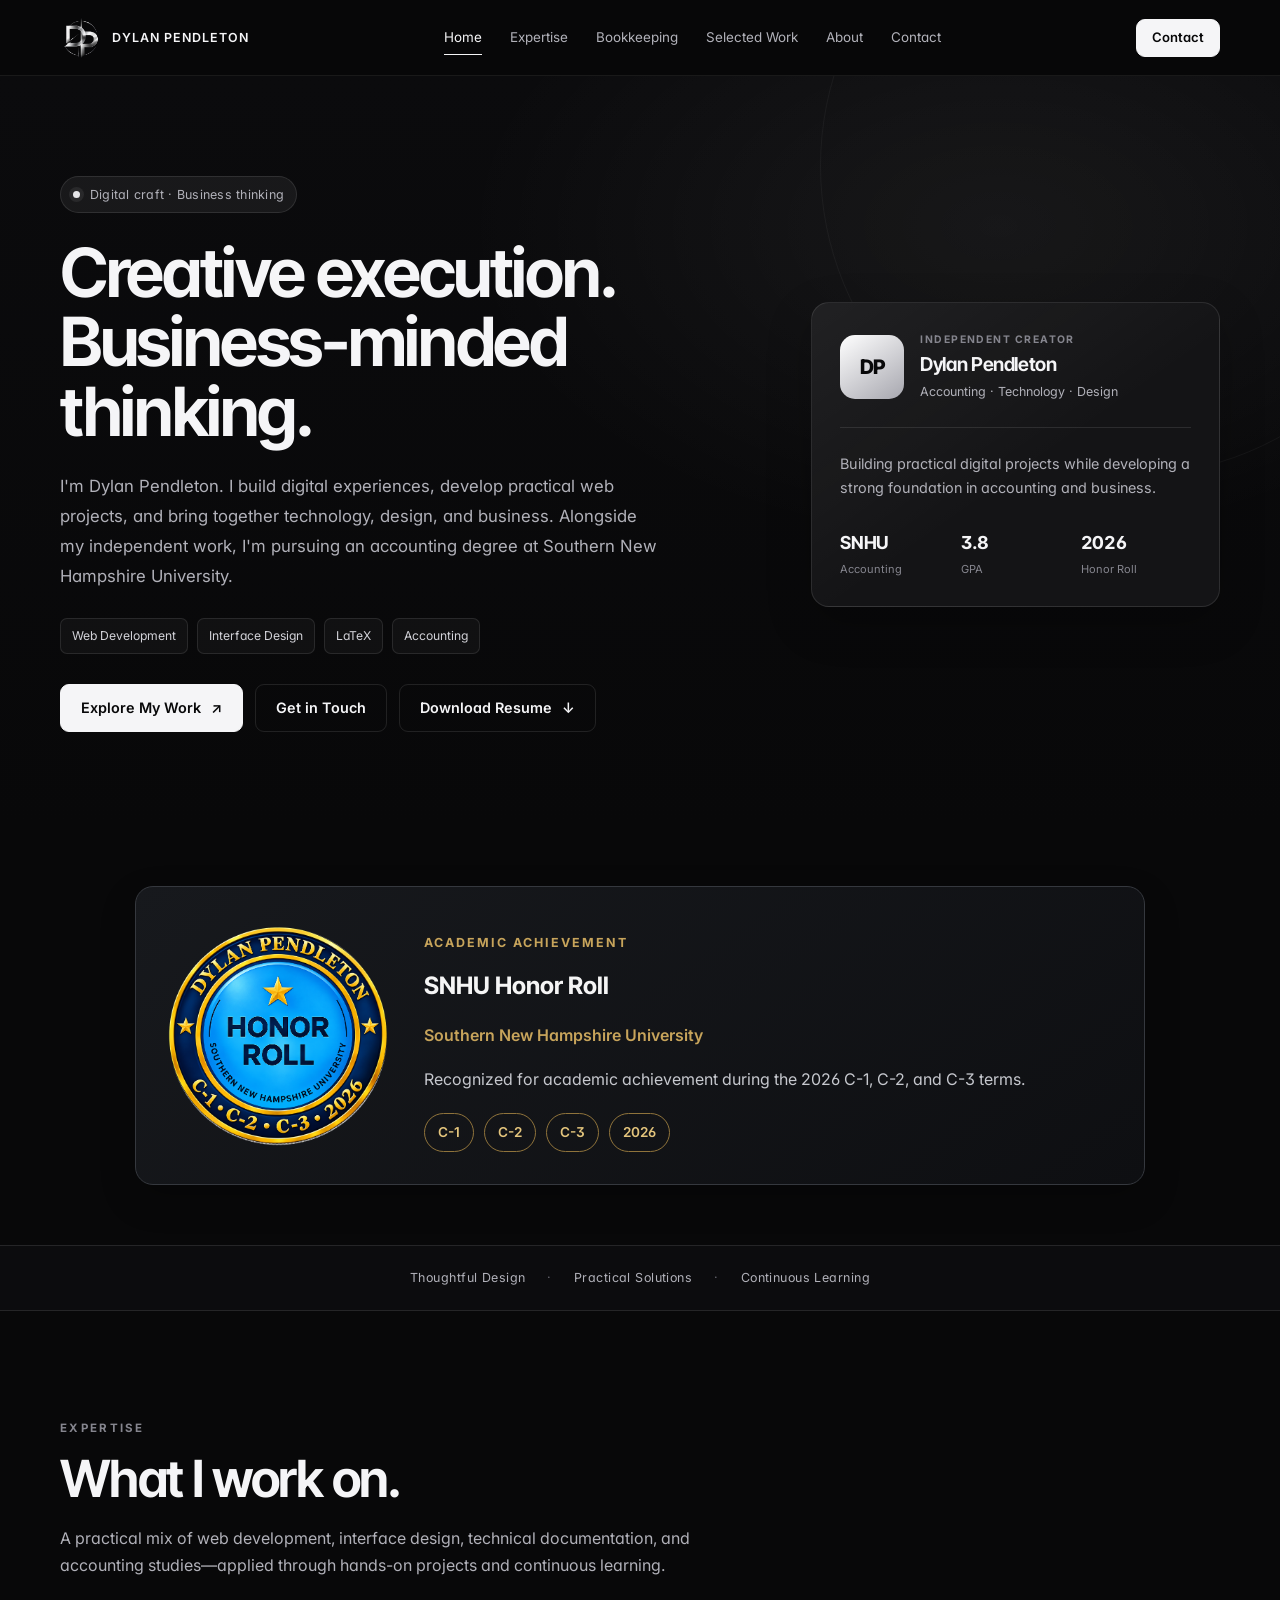
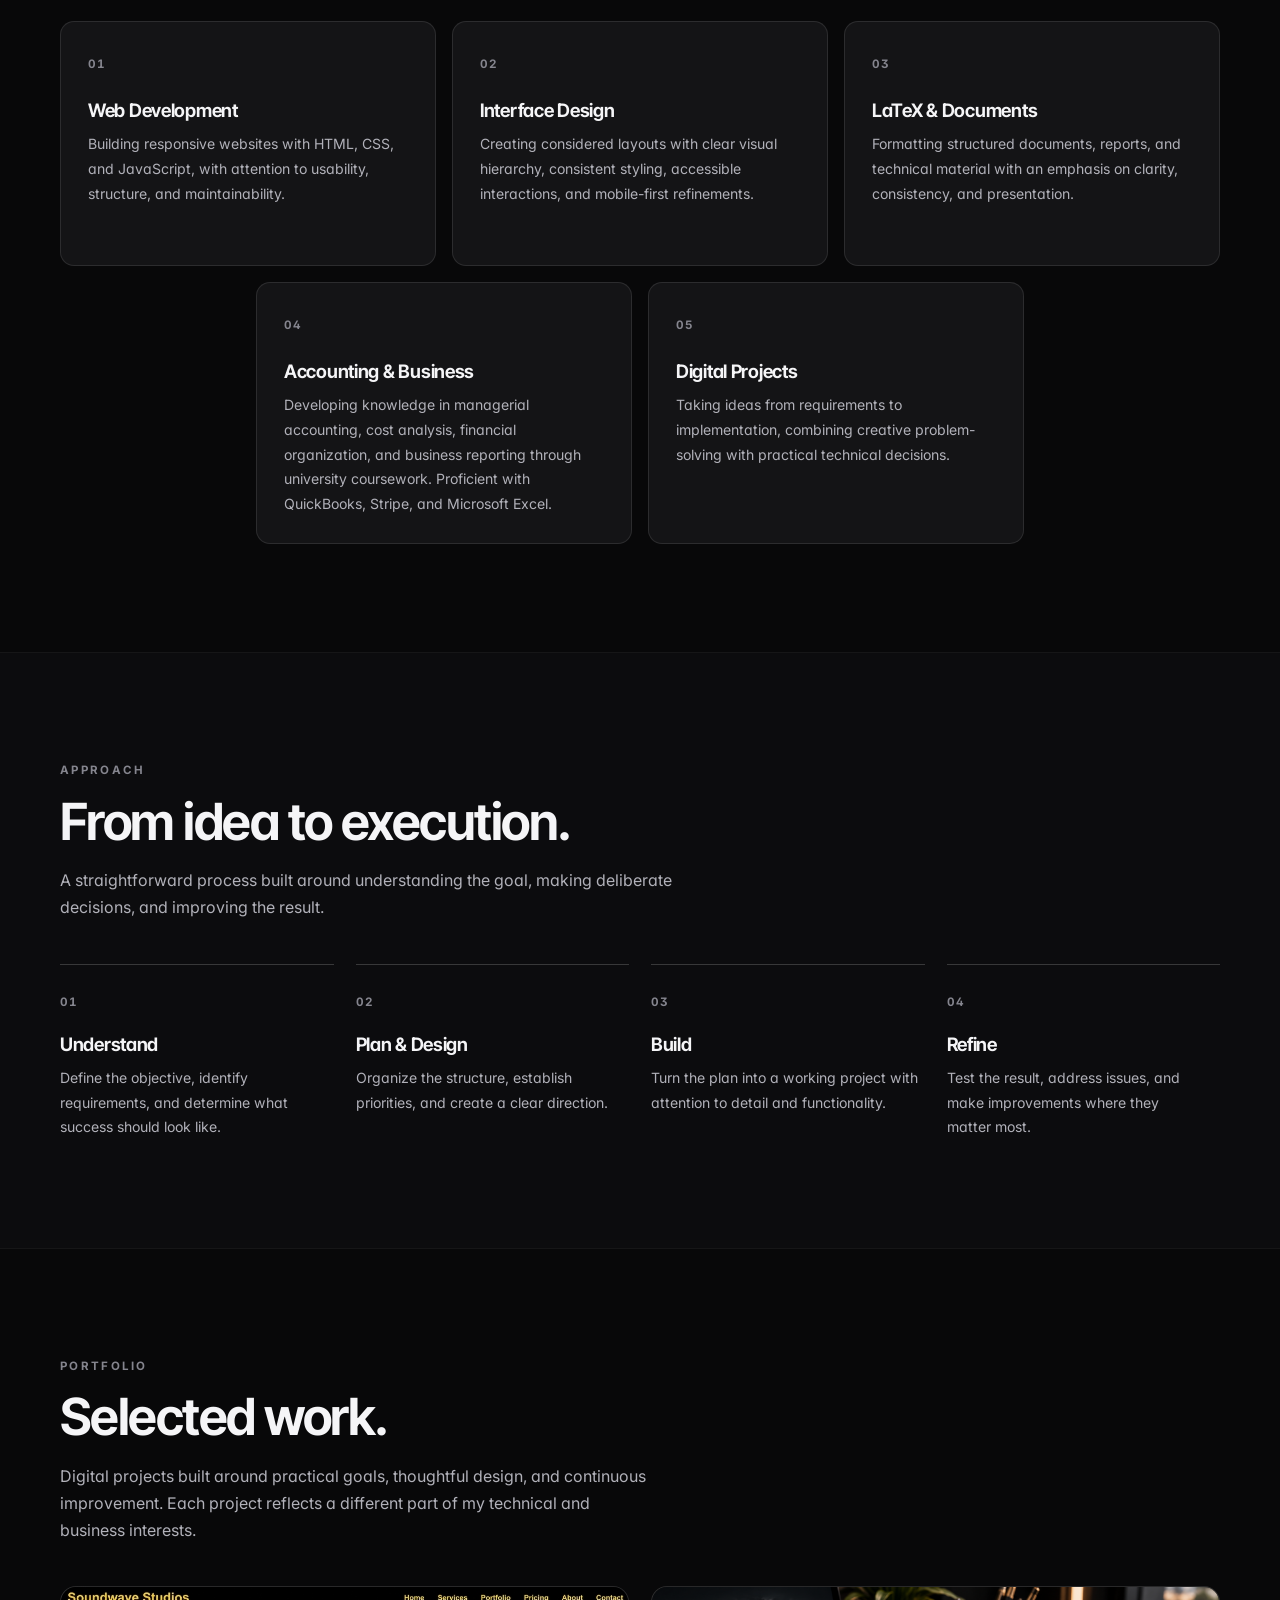
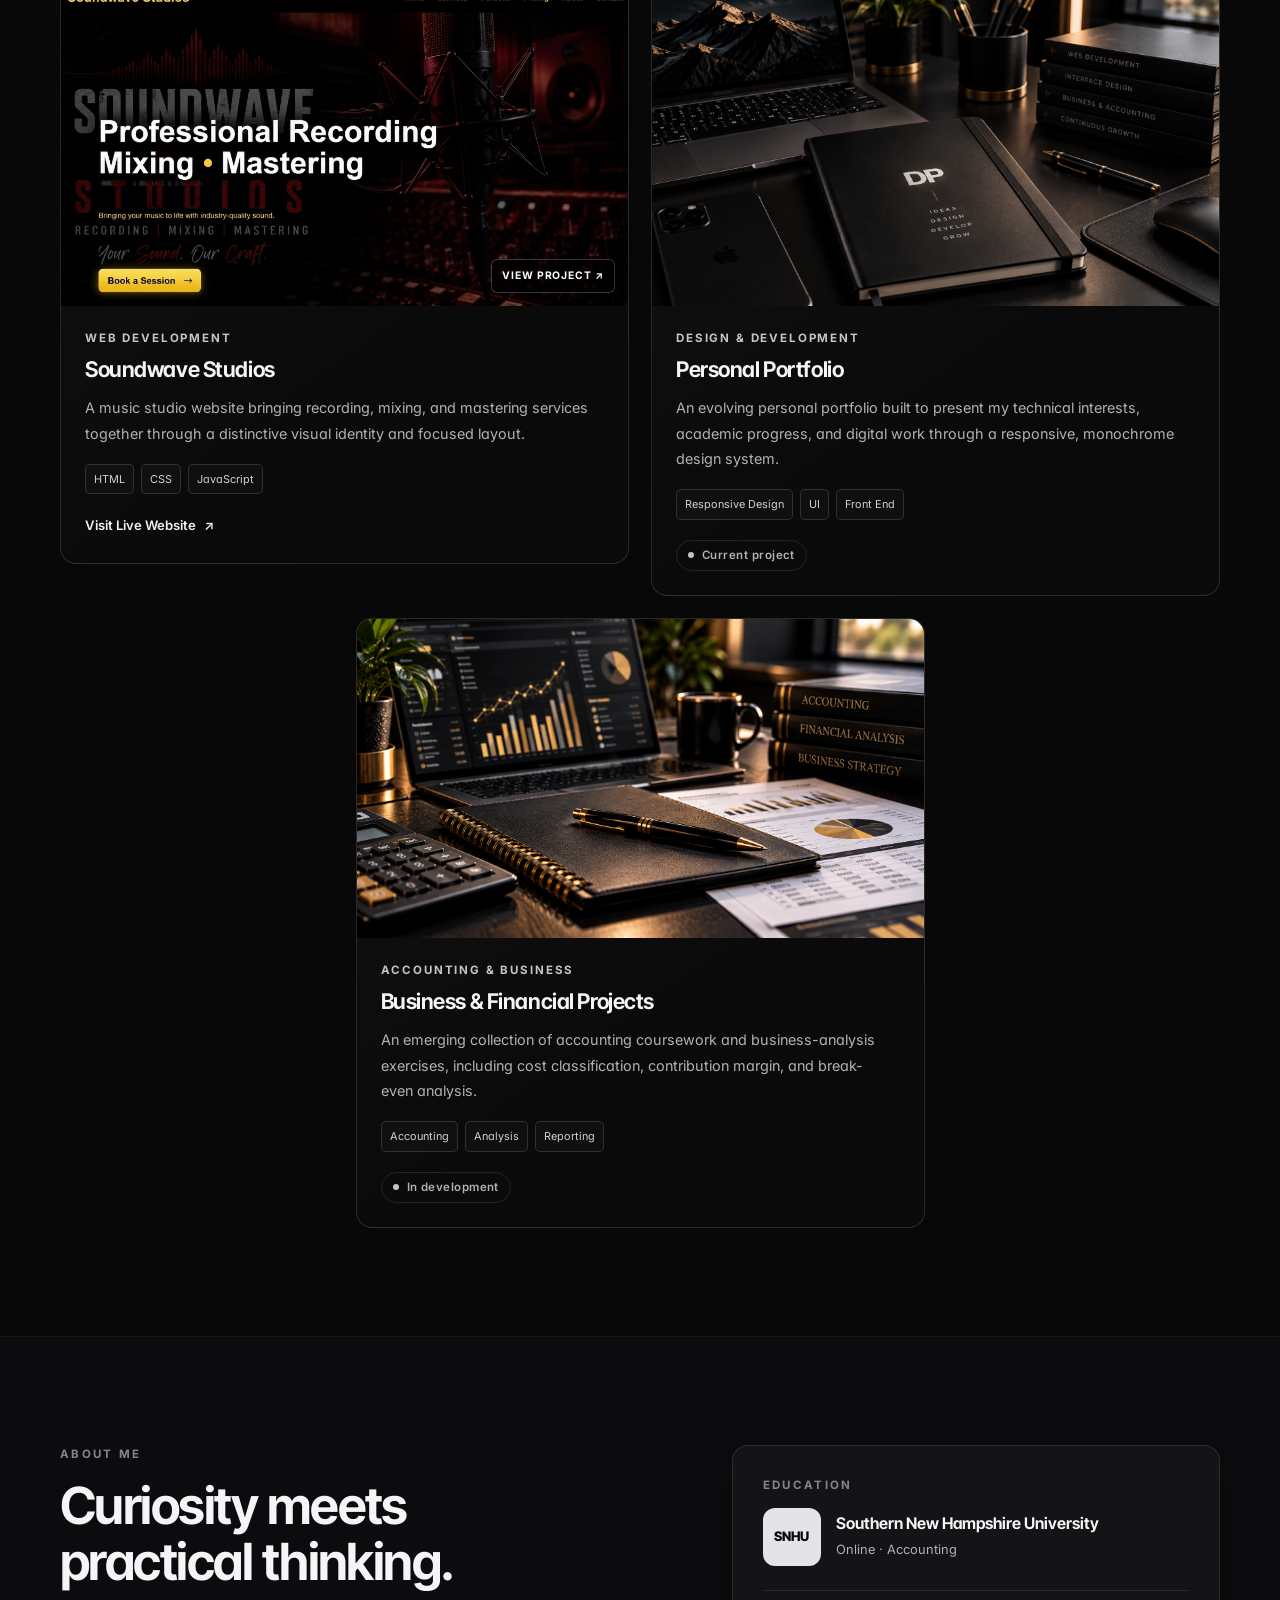
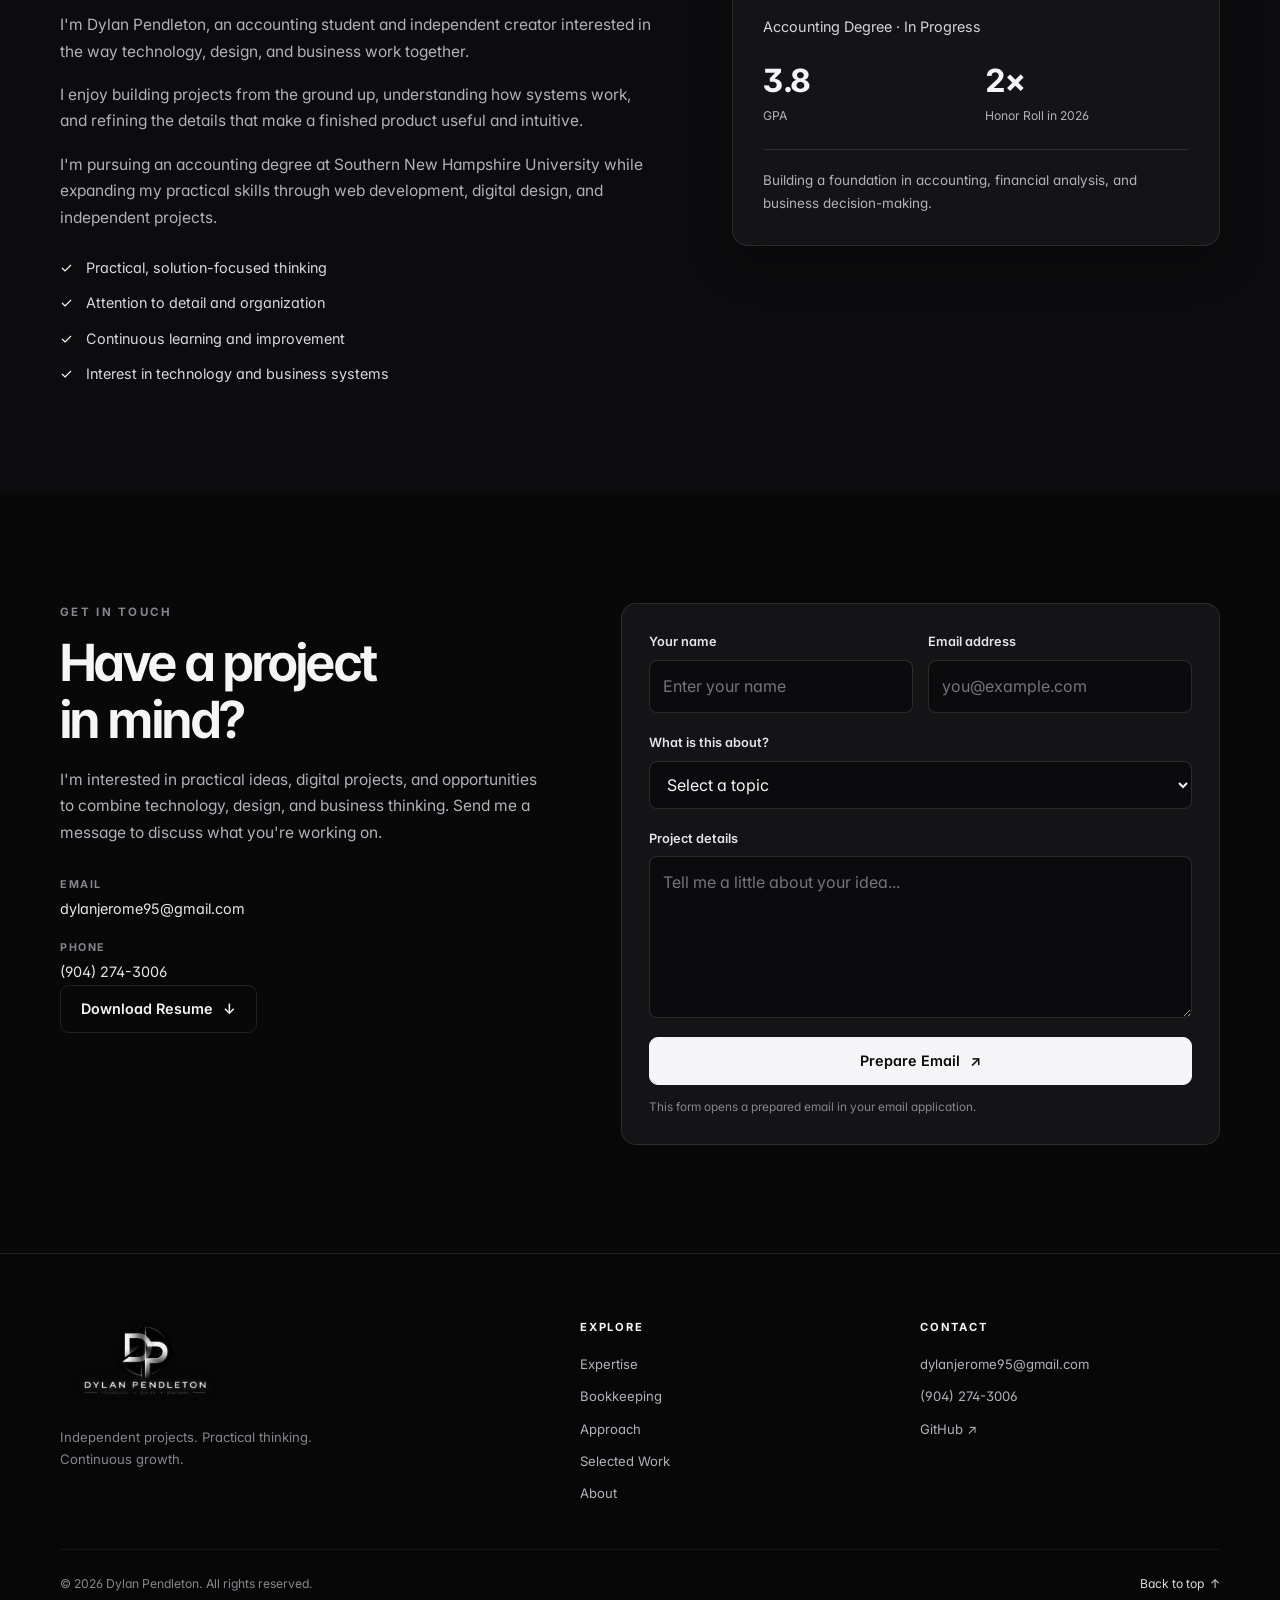
<file: index.html>
<!DOCTYPE html>
<html lang="en">
<head>

<link rel="icon" type="image/png" sizes="32x32" href="images/favicon-32x32.png">
<link rel="icon" type="image/png" sizes="16x16" href="images/favicon-16x16.png">
<link rel="icon" type="image/png" href="images/favicon.png">
<link rel="apple-touch-icon" sizes="180x180" href="images/apple-touch-icon.png">
  
  <meta charset="UTF-8">
  <meta name="viewport" content="width=device-width, initial-scale=1.0">
  <meta name="theme-color" content="#080809">
  <title>Dylan Pendleton | Digital Projects &amp; Business</title>
  <meta name="description" content="Dylan Pendleton — accounting student and independent creator working across web development, digital design, and business.">
  <meta name="author" content="Dylan Pendleton">

  <!-- Link previews (iMessage, LinkedIn, Slack, X) -->
  <meta property="og:type" content="website">
  <meta property="og:site_name" content="Dylan Pendleton">
  <meta property="og:title" content="Dylan Pendleton | Digital Projects &amp; Business">
  <meta property="og:description" content="Accounting student and independent creator working across web development, digital design, and business.">
  <!-- Add once the site's live address is known; preview images need a full URL:
  <meta property="og:url" content="https://YOUR-SITE/">
  <meta property="og:image" content="https://YOUR-SITE/images/social-preview.png"> -->
  <meta name="twitter:card" content="summary_large_image">

  <link rel="icon" type="image/png" sizes="32x32" href="images/favicon-32x32.png">
  <link rel="icon" type="image/png" sizes="16x16" href="images/favicon-16x16.png">
  <link rel="icon" type="image/png" href="images/favicon.png">
  <link rel="apple-touch-icon" sizes="180x180" href="images/apple-touch-icon.png">

  <!-- Fonts: Inter (body) and Inter Tight (headings) -->
  <link rel="preconnect" href="https://fonts.googleapis.com">
  <link rel="preconnect" href="https://fonts.gstatic.com" crossorigin>
  <link rel="stylesheet" href="https://fonts.googleapis.com/css2?family=Inter:wght@400..800&family=Inter+Tight:wght@500..800&display=swap">

  <link rel="stylesheet" href="css/style.css">
  <script src="js/main.js" defer></script>
</head>

<body>
  <a class="skip-link" href="#main">Skip to content</a>

  <header class="site-header">
    <div class="container header-inner">
       <a class="logo" href="#home" aria-label="Dylan Pendleton, home">
        <img class="brand-logo" src="images/dylan-pendleton-monogram.png" alt="" width="42" height="42">
        <span class="logo-text" aria-hidden="true">DYLAN PENDLETON</span>
      </a>

      <nav class="main-nav" id="main-nav" aria-label="Main navigation">
        <a href="#home">Home</a>
        <a href="#services">Expertise</a>
        <a href="bookkeeping.html">Bookkeeping</a>
        <a href="#work">Selected Work</a>
        <a href="#about">About</a>
        <a href="#contact">Contact</a>
      </nav>

      <div class="header-actions">
        <a class="btn btn-small" href="#contact">Contact</a>
        <button class="menu-toggle" type="button" aria-label="Open navigation" aria-controls="main-nav" aria-expanded="false">
          <span></span><span></span><span></span>
        </button>
      </div>
    </div>
  </header>

  <main id="main">
    <!-- HERO -->
    <section class="hero" id="home">
      <div class="container hero-grid">
        <div class="hero-copy reveal">
          <p class="badge"><span class="pulse" aria-hidden="true"></span> Digital craft · Business thinking</p>
          <h1>Creative execution.<br>Business-minded thinking.</h1>
          <p class="lede">
            I'm Dylan Pendleton. I build digital experiences, develop practical web projects, and bring together technology, design, and business. Alongside my independent work, I'm pursuing an accounting degree at Southern New Hampshire University.
          </p>

          <ul class="tag-list">
            <li>Web Development</li>
            <li>Interface Design</li>
            <li>LaTeX</li>
            <li>Accounting</li>
          </ul>

          <div class="hero-actions">
            <a class="btn" href="#work">Explore My Work <span aria-hidden="true">↗</span></a>
            <a class="btn btn-ghost" href="#contact">Get in Touch</a>
            <a class="btn btn-ghost" href="dylan-pendleton-resume.pdf" download>Download Resume <span aria-hidden="true">↓</span></a>
          </div>
        </div>

        <aside class="profile-card reveal">
          <div class="profile-top">
            <div class="avatar">DP</div>
            <div>
              <p class="profile-label">INDEPENDENT CREATOR</p>
              <h2>Dylan Pendleton</h2>
              <p class="profile-subtitle">Accounting · Technology · Design</p>
            </div>
          </div>

          <div class="profile-divider"></div>
          <p class="profile-description">
            Building practical digital projects while developing a strong foundation in accounting and business.
          </p>

          <div class="profile-stats">
            <div><span class="stat-value">SNHU</span><span class="stat-label">Accounting</span></div>
            <div><span class="stat-value">3.8</span><span class="stat-label">GPA</span></div>
            <div><span class="stat-value">2026</span><span class="stat-label">Honor Roll</span></div>
          </div>
        </aside>
      </div>
    </section>

<!-- Academic Achievement -->
<section class="achievement-section" id="achievements">
  <div class="achievement-card">
    <div class="achievement-badge">
      <img
        src="images/snhu-honor-roll-dylan-pendleton-transparent.png"
        alt="Honor Roll achievement for three SNHU terms in 2026"
        loading="lazy"
      >
    </div>

    <div class="achievement-details">
      <p class="achievement-label">ACADEMIC ACHIEVEMENT</p>
      <h2>SNHU Honor Roll</h2>
      <p class="achievement-school">
        Southern New Hampshire University
      </p>
      <p>
        Recognized for academic achievement during
        the 2026 C-1, C-2, and C-3 terms.
      </p>
      <div class="achievement-terms">
        <span>C-1</span>
        <span>C-2</span>
        <span>C-3</span>
        <span>2026</span>
      </div>
    </div>
  </div>
</section>

    <!-- PRINCIPLES -->
    <section class="strip" aria-label="Working principles">
      <div class="container strip-inner">
        <span>Thoughtful Design</span><span class="strip-dot">·</span>
        <span>Practical Solutions</span><span class="strip-dot">·</span>
        <span>Continuous Learning</span>
      </div>
    </section>

    <!-- EXPERTISE -->
    <section class="section" id="services">
      <div class="container">
        <div class="section-head reveal">
          <p class="kicker">EXPERTISE</p>
          <h2>What I work on.</h2>
          <p class="section-description">
            A practical mix of web development, interface design, technical documentation, and accounting studies—applied through hands-on projects and continuous learning.
          </p>
        </div>

        <div class="cards">
          <article class="service-card reveal">
            <span class="card-number">01</span>
            <h3>Web Development</h3>
            <p>Building responsive websites with HTML, CSS, and JavaScript, with attention to usability, structure, and maintainability.</p>
          </article>

          <article class="service-card reveal">
            <span class="card-number">02</span>
            <h3>Interface Design</h3>
            <p>Creating considered layouts with clear visual hierarchy, consistent styling, accessible interactions, and mobile-first refinements.</p>
          </article>

          <article class="service-card reveal">
            <span class="card-number">03</span>
            <h3>LaTeX &amp; Documents</h3>
            <p>Formatting structured documents, reports, and technical material with an emphasis on clarity, consistency, and presentation.</p>
          </article>

          <article class="service-card reveal">
            <span class="card-number">04</span>
            <h3>Accounting &amp; Business</h3>
            <p>Developing knowledge in managerial accounting, cost analysis, financial organization, and business reporting through university coursework. Proficient with QuickBooks, Stripe, and Microsoft Excel.</p>
          </article>

          <article class="service-card reveal">
            <span class="card-number">05</span>
            <h3>Digital Projects</h3>
            <p>Taking ideas from requirements to implementation, combining creative problem-solving with practical technical decisions.</p>
          </article>
        </div>
      </div>
    </section>

    <!-- PROCESS -->
    <section class="section process-section" id="process">
      <div class="container">
        <div class="section-head reveal">
          <p class="kicker">APPROACH</p>
          <h2>From idea to execution.</h2>
          <p class="section-description">A straightforward process built around understanding the goal, making deliberate decisions, and improving the result.</p>
        </div>

        <div class="steps">
          <article class="step reveal">
            <span class="step-number">01</span>
            <h3>Understand</h3>
            <p>Define the objective, identify requirements, and determine what success should look like.</p>
          </article>
          <article class="step reveal">
            <span class="step-number">02</span>
            <h3>Plan &amp; Design</h3>
            <p>Organize the structure, establish priorities, and create a clear direction.</p>
          </article>
          <article class="step reveal">
            <span class="step-number">03</span>
            <h3>Build</h3>
            <p>Turn the plan into a working project with attention to detail and functionality.</p>
          </article>
          <article class="step reveal">
            <span class="step-number">04</span>
            <h3>Refine</h3>
            <p>Test the result, address issues, and make improvements where they matter most.</p>
          </article>
        </div>
      </div>
    </section>

    <!-- SELECTED WORK -->
    <section class="section work-section" id="work">
      <div class="container">
        <div class="section-head reveal">
          <p class="kicker">PORTFOLIO</p>
          <h2>Selected work.</h2>
          <p class="section-description">
            Digital projects built around practical goals, thoughtful design, and continuous improvement. Each project reflects a different part of my technical and business interests.
          </p>
        </div>

        <div class="project-grid">
          <article class="project-card is-linked reveal">
            <a class="project-preview" href="https://dylanjerome95.github.io/soundwave-studios" target="_blank" rel="noopener noreferrer" aria-label="Visit Soundwave Studios website">
              <img src="images/soundwave-preview.jpg" alt="Preview of the Soundwave Studios website" loading="lazy" width="1536" height="864">
              <span class="preview-label">VIEW PROJECT ↗</span>
            </a>

            <div class="project-content">
              <p class="project-category">WEB DEVELOPMENT</p>
              <h3>Soundwave Studios</h3>
              <p>A music studio website bringing recording, mixing, and mastering services together through a distinctive visual identity and focused layout.</p>
              <div class="project-tags"><span>HTML</span><span>CSS</span><span>JavaScript</span></div>
              <a class="text-link" href="https://dylanjerome95.github.io/soundwave-studios" target="_blank" rel="noopener noreferrer">Visit Live Website <span aria-hidden="true">↗</span></a>
            </div>
          </article>

          <article class="project-card reveal">
            <div class="project-preview">
              <img src="images/personal-portfolio-thumbnail.png" alt="Minimalist developer workspace with a DP notebook, laptop, and professional desk accessories" loading="lazy" width="1648" height="928">
            </div>

            <div class="project-content">
              <p class="project-category">DESIGN &amp; DEVELOPMENT</p>
              <h3>Personal Portfolio</h3>
              <p>An evolving personal portfolio built to present my technical interests, academic progress, and digital work through a responsive, monochrome design system.</p>
              <div class="project-tags"><span>Responsive Design</span><span>UI</span><span>Front End</span></div>
              <span class="status-pill">Current project</span>
            </div>
          </article>

          <article class="project-card reveal">
            <div class="project-preview">
              <img src="images/financial-business-thumbnail.png" alt="Professional financial workspace with analytics charts, accounting reports, and gold-accented office accessories" loading="lazy" width="1648" height="928">
            </div>

            <div class="project-content">
              <p class="project-category">ACCOUNTING &amp; BUSINESS</p>
              <h3>Business &amp; Financial Projects</h3>
              <p>An emerging collection of accounting coursework and business-analysis exercises, including cost classification, contribution margin, and break-even analysis.</p>
              <div class="project-tags"><span>Accounting</span><span>Analysis</span><span>Reporting</span></div>
              <span class="status-pill">In development</span>
            </div>
          </article>
        </div>
      </div>
    </section>

    <!-- ABOUT -->
    <section class="section about-section" id="about">
      <div class="container about-grid">
        <div class="about-copy reveal">
          <p class="kicker">ABOUT ME</p>
          <h2>Curiosity meets practical thinking.</h2>
          <p>I'm Dylan Pendleton, an accounting student and independent creator interested in the way technology, design, and business work together.</p>
          <p>I enjoy building projects from the ground up, understanding how systems work, and refining the details that make a finished product useful and intuitive.</p>
          <p>I'm pursuing an accounting degree at Southern New Hampshire University while expanding my practical skills through web development, digital design, and independent projects.</p>

          <ul class="check-list">
            <li>Practical, solution-focused thinking</li>
            <li>Attention to detail and organization</li>
            <li>Continuous learning and improvement</li>
            <li>Interest in technology and business systems</li>
          </ul>
        </div>

        <aside class="edu-card reveal">
          <p class="kicker">EDUCATION</p>
          <div class="edu-heading">
            <div class="edu-icon">SNHU</div>
            <div>
              <h3>Southern New Hampshire University</h3>
              <p>Online · Accounting</p>
            </div>
          </div>

          <div class="edu-divider"></div>
          <p class="edu-program">Accounting Degree · In Progress</p>

          <div class="edu-stats">
            <div><span class="edu-stat-value">3.8</span><span class="edu-stat-label">GPA</span></div>
            <div><span class="edu-stat-value">2×</span><span class="edu-stat-label">Honor Roll in 2026</span></div>
          </div>

          <p class="edu-note">Building a foundation in accounting, financial analysis, and business decision-making.</p>
        </aside>
      </div>
    </section>

    <!-- CONTACT -->
    <section class="section contact-section" id="contact">
      <div class="container contact-grid">
        <div class="contact-copy reveal">
          <p class="kicker">GET IN TOUCH</p>
          <h2>Have a project in mind?</h2>
          <p>I'm interested in practical ideas, digital projects, and opportunities to combine technology, design, and business thinking. Send me a message to discuss what you're working on.</p>

          <div class="contact-details">
            <a href="mailto:dylanjerome95@gmail.com">
              <span class="contact-detail-label">EMAIL</span>
              <span>dylanjerome95@gmail.com</span>
            </a>
            <a href="tel:+19042743006">
              <span class="contact-detail-label">PHONE</span>
              <span>(904) 274-3006</span>
            </a>
          </div>

          <a class="btn btn-ghost" href="dylan-pendleton-resume.pdf" download>Download Resume <span aria-hidden="true">↓</span></a>
        </div>

        <!-- To send messages straight from the page, create a free form at formspree.io
             and paste its URL into data-endpoint, e.g. data-endpoint="https://formspree.io/f/abcdwxyz".
             Left empty, the form opens a prepared email instead. -->
        <form class="contact-form reveal" id="contact-form" data-endpoint="">
          <div class="form-row">
            <div class="form-group">
              <label for="name">Your name</label>
              <input type="text" id="name" name="name" placeholder="Enter your name" autocomplete="name" required>
            </div>
            <div class="form-group">
              <label for="email">Email address</label>
              <input type="email" id="email" name="email" placeholder="you@example.com" autocomplete="email" required>
            </div>
          </div>

          <div class="form-group">
            <label for="service">What is this about?</label>
            <select id="service" name="service" required>
              <option value="" disabled selected>Select a topic</option>
              <option value="Web Development">Web Development</option>
              <option value="Design">Interface Design</option>
              <option value="Business">Business &amp; Accounting</option>
              <option value="Collaboration">Project Collaboration</option>
              <option value="Other">Other</option>
            </select>
          </div>

          <div class="form-group">
            <label for="message">Project details</label>
            <textarea id="message" name="message" rows="5" placeholder="Tell me a little about your idea..." required></textarea>
          </div>

          <div class="form-trap" aria-hidden="true">
            <label for="website">Leave this field empty</label>
            <input type="text" id="website" name="_gotcha" tabindex="-1" autocomplete="off">
          </div>

          <button class="btn form-submit" type="submit">Send Message <span aria-hidden="true">↗</span></button>
          <p class="form-note" id="form-note" aria-live="polite">Prefer email? Write to <a href="mailto:dylanjerome95@gmail.com">dylanjerome95@gmail.com</a>.</p>
        </form>
      </div>
    </section>
  </main>

  <!-- FOOTER -->
  <footer class="site-footer">
    <div class="container">
      <div class="footer-top">
        <div class="footer-brand">
          <a class="footer-logo" href="#home" aria-label="Dylan Pendleton, back to top">
            <img class="footer-brand-logo" src="images/dylan-pendleton-full-logo.png" alt="" loading="lazy">
          </a>
          <p class="footer-tagline">Independent projects. Practical thinking. Continuous growth.</p>
        </div>

        <nav class="footer-col" aria-labelledby="footer-explore">
          <h2 class="footer-heading" id="footer-explore">Explore</h2>
          <ul class="footer-links">
            <li><a href="#services">Expertise</a></li>
            <li><a href="bookkeeping.html">Bookkeeping</a></li>
            <li><a href="#process">Approach</a></li>
            <li><a href="#work">Selected Work</a></li>
            <li><a href="#about">About</a></li>
          </ul>
        </nav>

        <div class="footer-col">
          <h2 class="footer-heading">Contact</h2>
          <ul class="footer-links">
            <li><a href="mailto:dylanjerome95@gmail.com">dylanjerome95@gmail.com</a></li>
            <li><a href="tel:+19042743006">(904) 274-3006</a></li>
            <li><a href="https://github.com/dylanjerome95" target="_blank" rel="noopener noreferrer">GitHub <span aria-hidden="true">↗</span></a></li>
          </ul>
        </div>
      </div>

      <div class="footer-bottom">
        <p>© <span id="year">2026</span> Dylan Pendleton. All rights reserved.</p>
        <a class="back-to-top" href="#home">Back to top <span aria-hidden="true">↑</span></a>
      </div>
    </div>
  </footer>
</body>
</html>
</file>
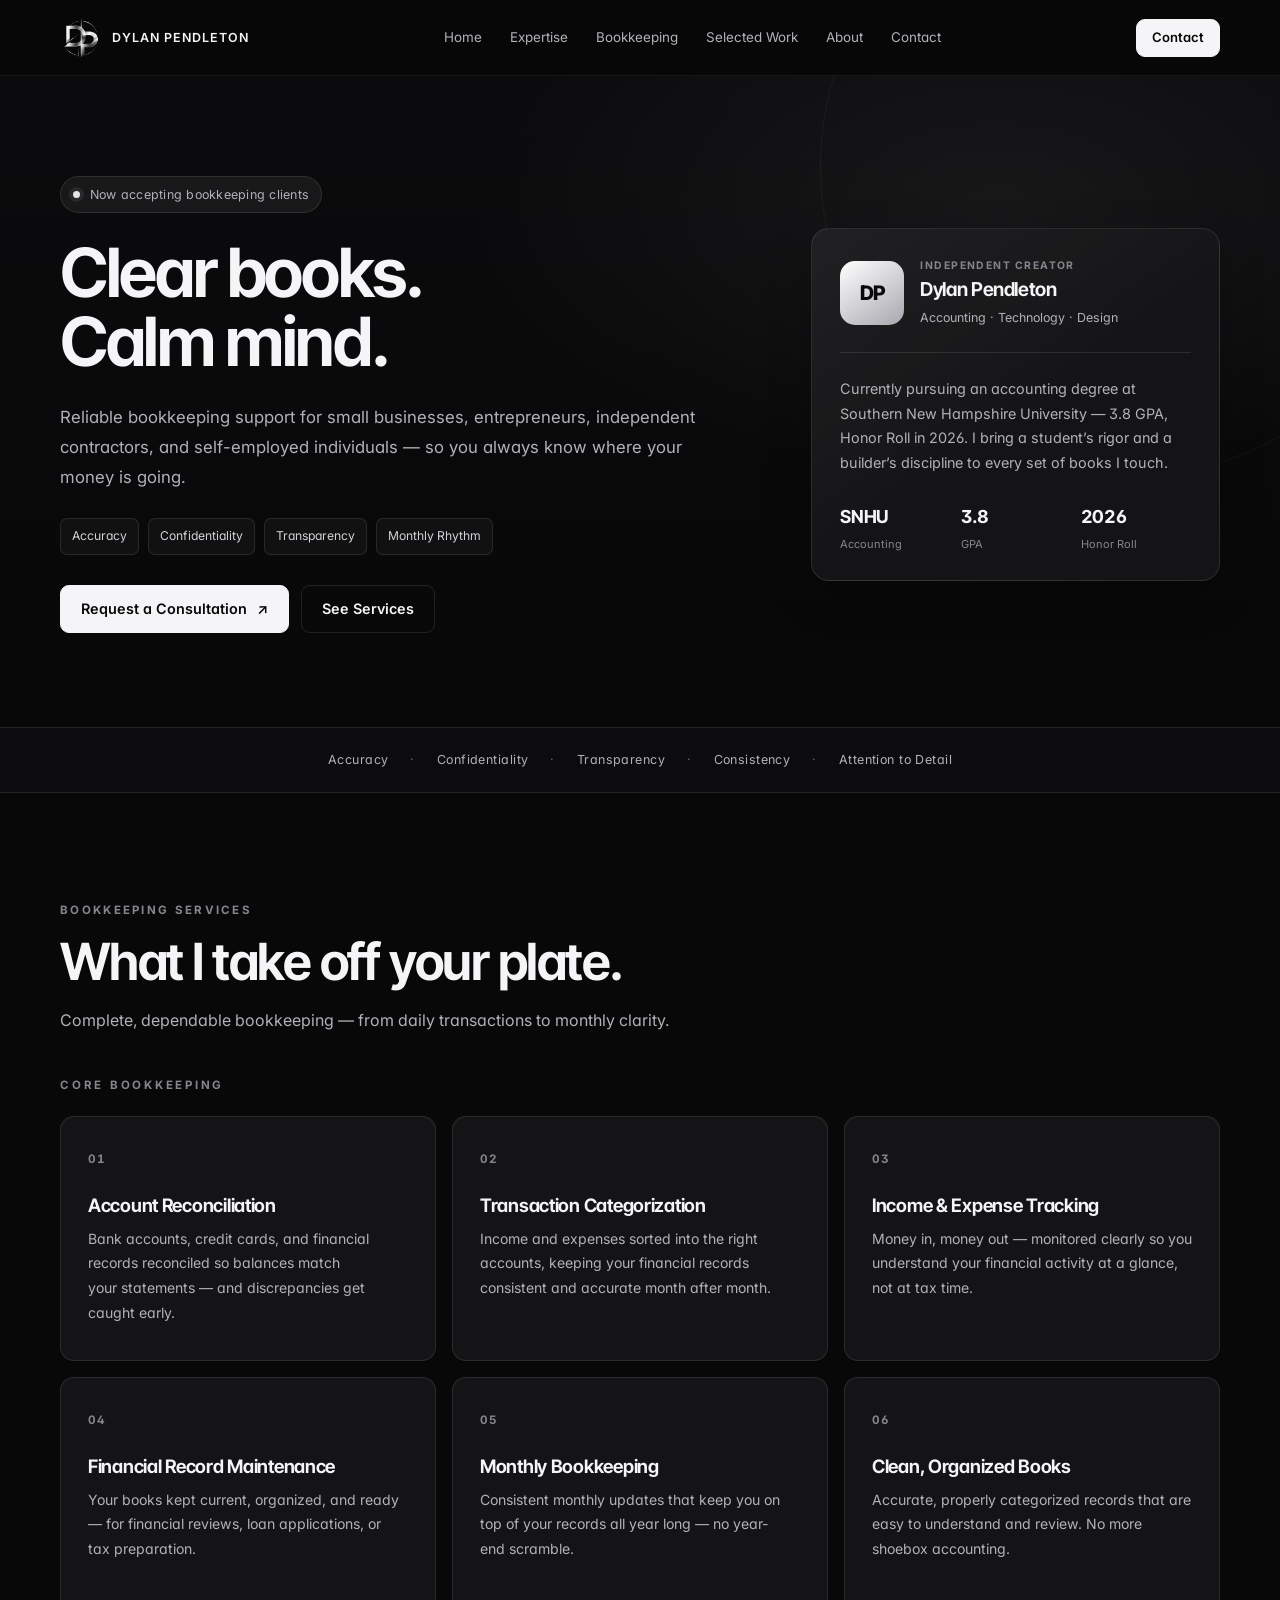
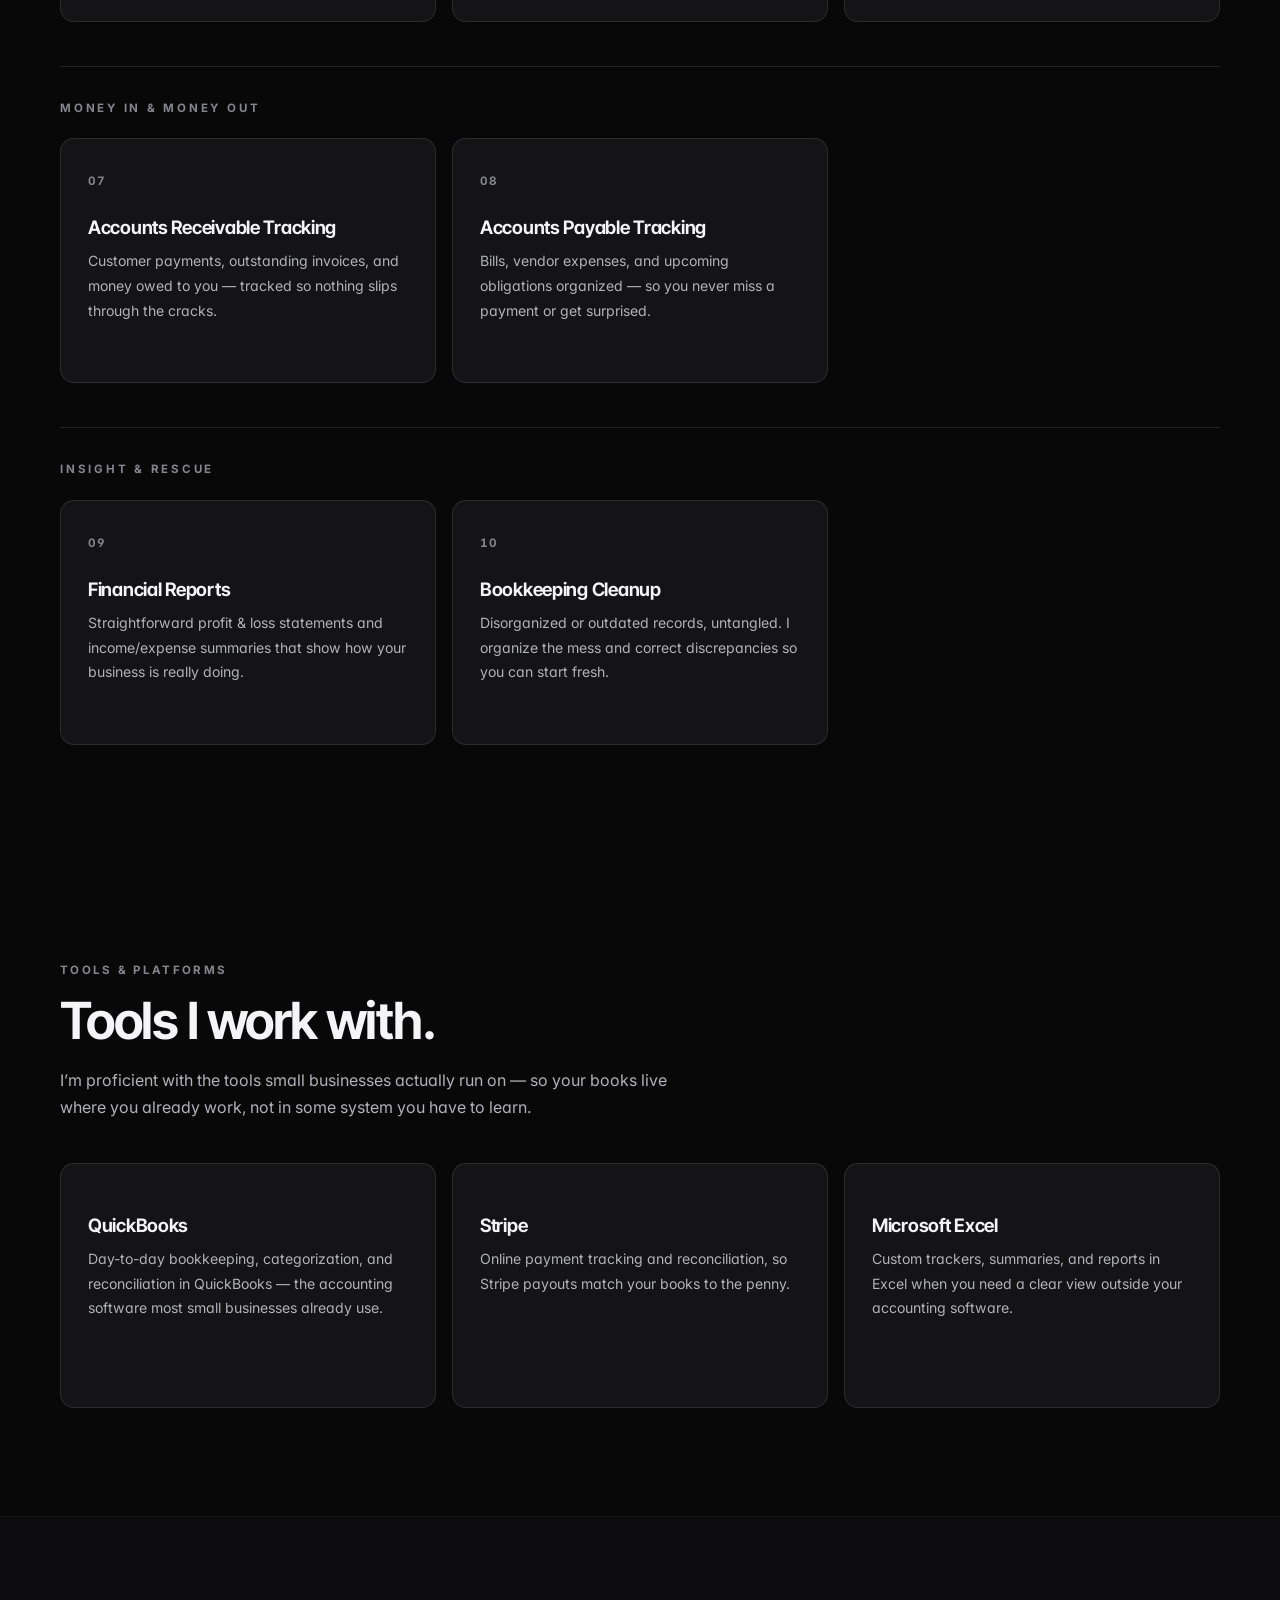
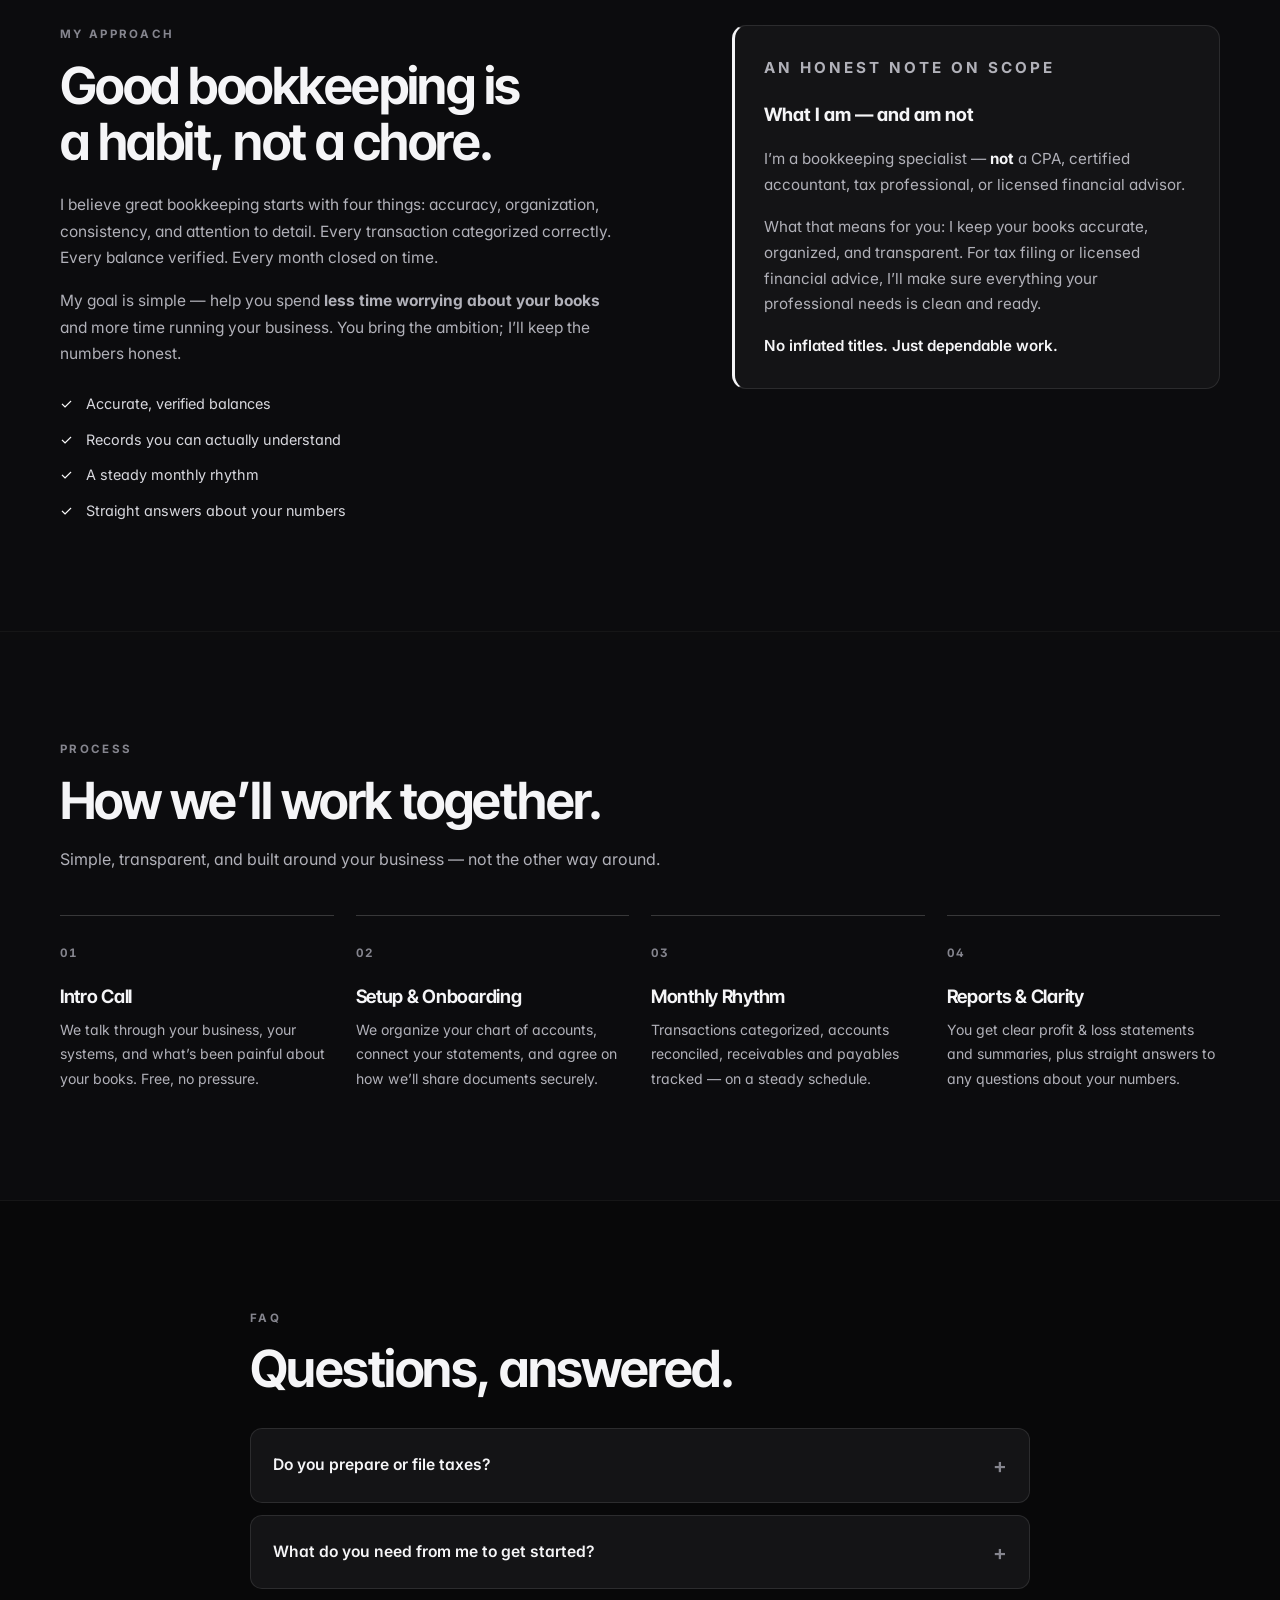
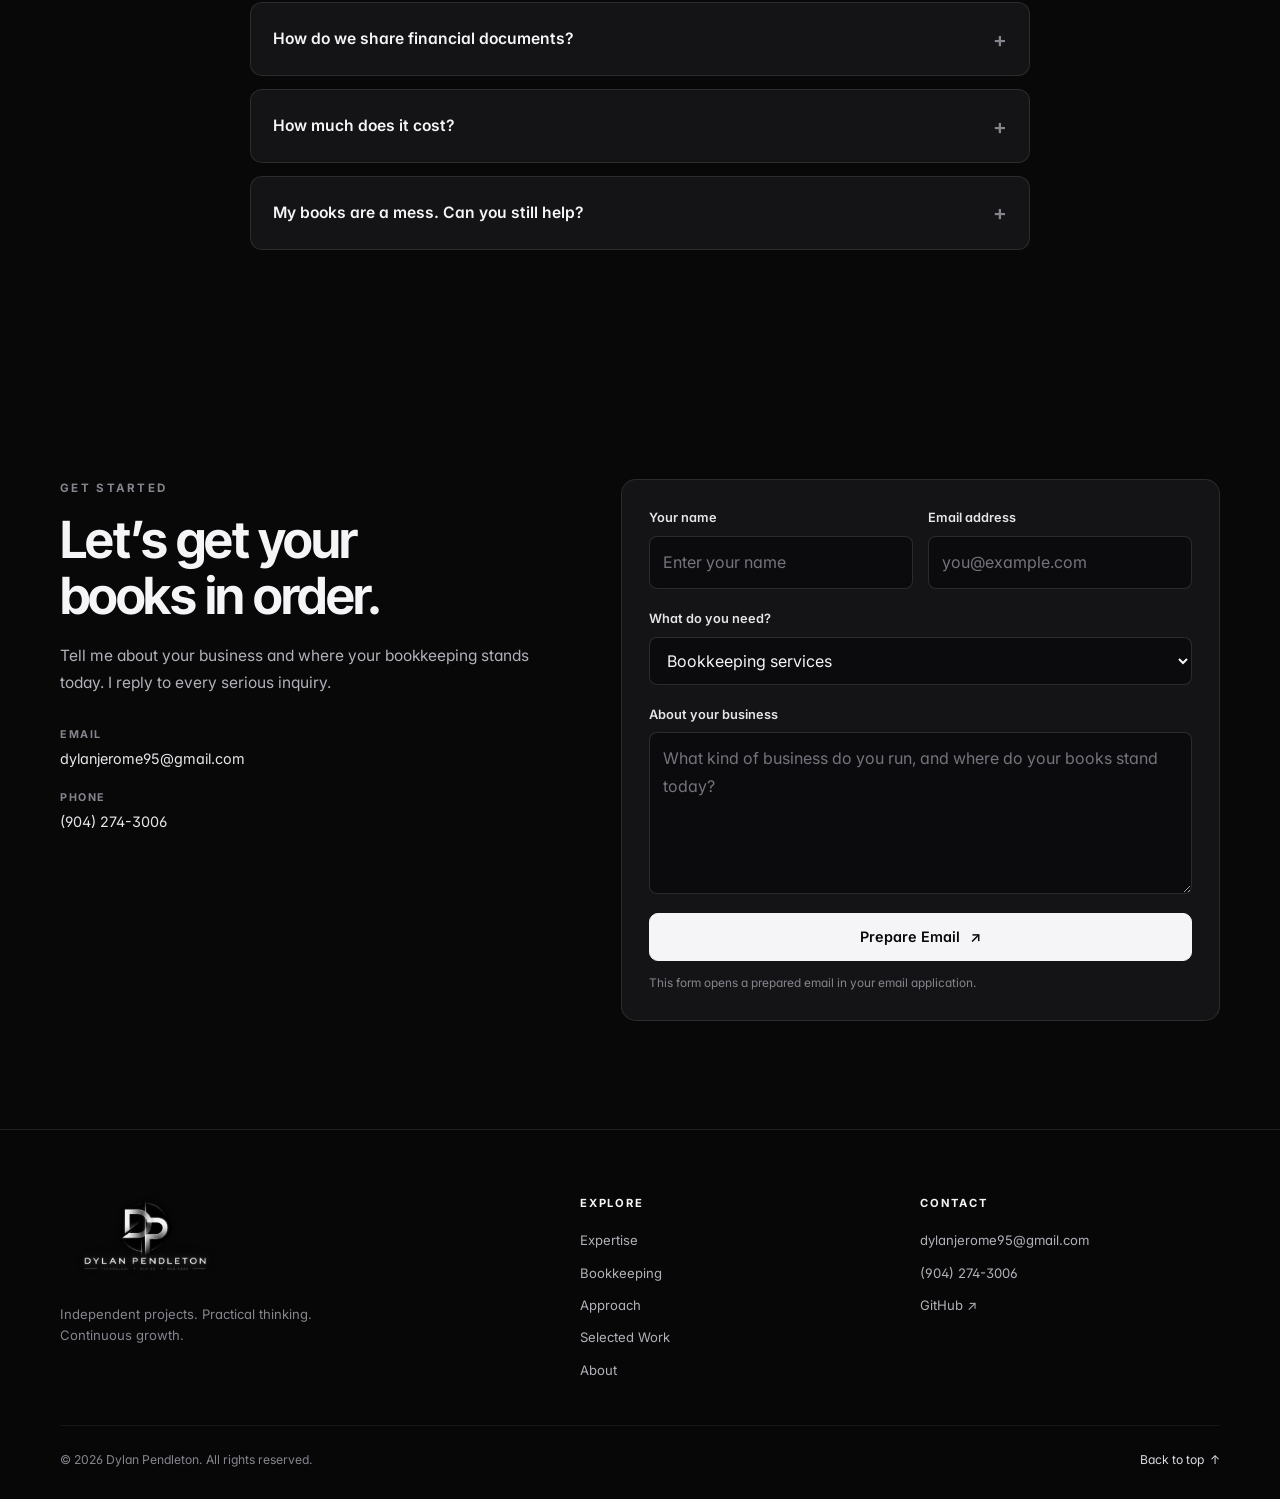
<file: bookkeeping.html>
<!DOCTYPE html>
<html lang="en">
<head>

<link rel="icon" type="image/png" sizes="32x32" href="images/favicon-32x32.png">
<link rel="icon" type="image/png" sizes="16x16" href="images/favicon-16x16.png">
<link rel="icon" type="image/png" href="images/favicon.png">
<link rel="apple-touch-icon" sizes="180x180" href="images/apple-touch-icon.png">

  <meta charset="UTF-8">
  <meta name="viewport" content="width=device-width, initial-scale=1.0">
  <meta name="theme-color" content="#080809">
  <title>Bookkeeping Services | Dylan Pendleton</title>
  <meta name="description" content="Reliable bookkeeping services for small businesses, entrepreneurs, and the self-employed. Accurate, confidential, organized books — by Dylan Pendleton.">
  <meta name="author" content="Dylan Pendleton">

  <!-- Link previews (iMessage, LinkedIn, Slack, X) -->
  <meta property="og:type" content="website">
  <meta property="og:site_name" content="Dylan Pendleton">
  <meta property="og:title" content="Bookkeeping Services | Dylan Pendleton">
  <meta property="og:description" content="Reliable bookkeeping for small businesses, entrepreneurs, and the self-employed. Accurate, confidential, organized books.">
  <meta name="twitter:card" content="summary_large_image">

  <link rel="icon" type="image/png" sizes="32x32" href="images/favicon-32x32.png">
  <link rel="icon" type="image/png" sizes="16x16" href="images/favicon-16x16.png">
  <link rel="icon" type="image/png" href="images/favicon.png">
  <link rel="apple-touch-icon" sizes="180x180" href="images/apple-touch-icon.png">

  <!-- Fonts: Inter (body) and Inter Tight (headings) -->
  <link rel="preconnect" href="https://fonts.googleapis.com">
  <link rel="preconnect" href="https://fonts.gstatic.com" crossorigin>
  <link rel="stylesheet" href="https://fonts.googleapis.com/css2?family=Inter:wght@400..800&family=Inter+Tight:wght@500..800&display=swap">

  <link rel="stylesheet" href="css/style.css">
  <link rel="stylesheet" href="css/bookkeeping.css">
  <script src="js/main.js" defer></script>
</head>

<body>
  <a class="skip-link" href="#main">Skip to content</a>

  <header class="site-header">
    <div class="container header-inner">
       <a class="logo" href="index.html#home" aria-label="Dylan Pendleton, home">
        <img class="brand-logo" src="images/dylan-pendleton-monogram.png" alt="" width="42" height="42">
        <span class="logo-text" aria-hidden="true">DYLAN PENDLETON</span>
      </a>

      <nav class="main-nav" id="main-nav" aria-label="Main navigation">
        <a href="index.html#home">Home</a>
        <a href="index.html#services">Expertise</a>
        <a href="bookkeeping.html" aria-current="page">Bookkeeping</a>
        <a href="index.html#work">Selected Work</a>
        <a href="index.html#about">About</a>
        <a href="index.html#contact">Contact</a>
      </nav>

      <div class="header-actions">
        <a class="btn btn-small" href="#contact">Contact</a>
        <button class="menu-toggle" type="button" aria-label="Open navigation" aria-controls="main-nav" aria-expanded="false">
          <span></span><span></span><span></span>
        </button>
      </div>
    </div>
  </header>

  <main id="main">
    <!-- HERO -->
    <section class="hero" id="home">
      <div class="container hero-grid">
        <div class="hero-copy reveal">
          <p class="badge"><span class="pulse" aria-hidden="true"></span> Now accepting bookkeeping clients</p>
          <h1>Clear books.<br>Calm mind.</h1>
          <p class="lede">
            Reliable bookkeeping support for small businesses, entrepreneurs,
            independent contractors, and self-employed individuals — so you
            always know where your money is going.
          </p>

          <ul class="tag-list">
            <li>Accuracy</li>
            <li>Confidentiality</li>
            <li>Transparency</li>
            <li>Monthly Rhythm</li>
          </ul>

          <div class="hero-actions">
            <a class="btn" href="#contact">Request a Consultation <span aria-hidden="true">↗</span></a>
            <a class="btn btn-ghost" href="#services">See Services</a>
          </div>
        </div>

        <aside class="profile-card reveal">
          <div class="profile-top">
            <div class="avatar">DP</div>
            <div>
              <p class="profile-label">INDEPENDENT CREATOR</p>
              <h2>Dylan Pendleton</h2>
              <p class="profile-subtitle">Accounting · Technology · Design</p>
            </div>
          </div>

          <div class="profile-divider"></div>
          <p class="profile-description">
            Currently pursuing an accounting degree at Southern New Hampshire
            University — 3.8 GPA, Honor Roll in 2026. I bring a student&rsquo;s
            rigor and a builder&rsquo;s discipline to every set of books I touch.
          </p>

          <div class="profile-stats">
            <div><span class="stat-value">SNHU</span><span class="stat-label">Accounting</span></div>
            <div><span class="stat-value">3.8</span><span class="stat-label">GPA</span></div>
            <div><span class="stat-value">2026</span><span class="stat-label">Honor Roll</span></div>
          </div>
        </aside>
      </div>
    </section>

    <!-- PRINCIPLES -->
    <section class="strip" aria-label="Core values">
      <div class="container strip-inner">
        <span>Accuracy</span><span class="strip-dot">·</span>
        <span>Confidentiality</span><span class="strip-dot">·</span>
        <span>Transparency</span><span class="strip-dot">·</span>
        <span>Consistency</span><span class="strip-dot">·</span>
        <span>Attention to Detail</span>
      </div>
    </section>

    <!-- SERVICES -->
    <section class="section" id="services">
      <div class="container">
        <div class="section-head reveal">
          <p class="kicker">BOOKKEEPING SERVICES</p>
          <h2>What I take off your plate.</h2>
          <p class="section-description">
            Complete, dependable bookkeeping — from daily transactions to monthly clarity.
          </p>
        </div>

        <p class="group-label reveal">Core bookkeeping</p>
        <div class="cards">
          <article class="service-card reveal">
            <span class="card-number">01</span>
            <h3>Account Reconciliation</h3>
            <p>Bank accounts, credit cards, and financial records reconciled so balances match your statements — and discrepancies get caught early.</p>
          </article>

          <article class="service-card reveal">
            <span class="card-number">02</span>
            <h3>Transaction Categorization</h3>
            <p>Income and expenses sorted into the right accounts, keeping your financial records consistent and accurate month after month.</p>
          </article>

          <article class="service-card reveal">
            <span class="card-number">03</span>
            <h3>Income &amp; Expense Tracking</h3>
            <p>Money in, money out — monitored clearly so you understand your financial activity at a glance, not at tax time.</p>
          </article>

          <article class="service-card reveal">
            <span class="card-number">04</span>
            <h3>Financial Record Maintenance</h3>
            <p>Your books kept current, organized, and ready — for financial reviews, loan applications, or tax preparation.</p>
          </article>

          <article class="service-card reveal">
            <span class="card-number">05</span>
            <h3>Monthly Bookkeeping</h3>
            <p>Consistent monthly updates that keep you on top of your records all year long — no year-end scramble.</p>
          </article>

          <article class="service-card reveal">
            <span class="card-number">06</span>
            <h3>Clean, Organized Books</h3>
            <p>Accurate, properly categorized records that are easy to understand and review. No more shoebox accounting.</p>
          </article>
        </div>

        <p class="group-label reveal">Money in &amp; money out</p>
        <div class="cards">
          <article class="service-card reveal">
            <span class="card-number">07</span>
            <h3>Accounts Receivable Tracking</h3>
            <p>Customer payments, outstanding invoices, and money owed to you — tracked so nothing slips through the cracks.</p>
          </article>

          <article class="service-card reveal">
            <span class="card-number">08</span>
            <h3>Accounts Payable Tracking</h3>
            <p>Bills, vendor expenses, and upcoming obligations organized — so you never miss a payment or get surprised.</p>
          </article>
        </div>

        <p class="group-label reveal">Insight &amp; rescue</p>
        <div class="cards">
          <article class="service-card reveal">
            <span class="card-number">09</span>
            <h3>Financial Reports</h3>
            <p>Straightforward profit &amp; loss statements and income/expense summaries that show how your business is really doing.</p>
          </article>

          <article class="service-card reveal">
            <span class="card-number">10</span>
            <h3>Bookkeeping Cleanup</h3>
            <p>Disorganized or outdated records, untangled. I organize the mess and correct discrepancies so you can start fresh.</p>
          </article>
        </div>
      </div>
    </section>

    <!-- TOOLS -->
    <section class="section" id="tools">
      <div class="container">
        <div class="section-head reveal">
          <p class="kicker">TOOLS &amp; PLATFORMS</p>
          <h2>Tools I work with.</h2>
          <p class="section-description">
            I&rsquo;m proficient with the tools small businesses actually run on — so your books live where you already work, not in some system you have to learn.
          </p>
        </div>

        <div class="cards">
          <article class="service-card reveal">
            <h3>QuickBooks</h3>
            <p>Day-to-day bookkeeping, categorization, and reconciliation in QuickBooks — the accounting software most small businesses already use.</p>
          </article>

          <article class="service-card reveal">
            <h3>Stripe</h3>
            <p>Online payment tracking and reconciliation, so Stripe payouts match your books to the penny.</p>
          </article>

          <article class="service-card reveal">
            <h3>Microsoft Excel</h3>
            <p>Custom trackers, summaries, and reports in Excel when you need a clear view outside your accounting software.</p>
          </article>
        </div>
      </div>
    </section>

    <!-- APPROACH -->
    <section class="section about-section" id="approach">
      <div class="container about-grid">
        <div class="about-copy reveal">
          <p class="kicker">MY APPROACH</p>
          <h2>Good bookkeeping is a habit, not a chore.</h2>
          <p>I believe great bookkeeping starts with four things: accuracy, organization, consistency, and attention to detail. Every transaction categorized correctly. Every balance verified. Every month closed on time.</p>
          <p>My goal is simple — help you spend <strong>less time worrying about your books</strong> and more time running your business. You bring the ambition; I&rsquo;ll keep the numbers honest.</p>

          <ul class="check-list">
            <li>Accurate, verified balances</li>
            <li>Records you can actually understand</li>
            <li>A steady monthly rhythm</li>
            <li>Straight answers about your numbers</li>
          </ul>
        </div>

        <aside class="scope-note reveal" aria-label="Honest note on scope">
          <p class="kicker">AN HONEST NOTE ON SCOPE</p>
          <h3>What I am — and am not</h3>
          <p>
            I&rsquo;m a bookkeeping specialist — <strong>not</strong> a CPA,
            certified accountant, tax professional, or licensed financial advisor.
          </p>
          <p>
            What that means for you: I keep your books accurate, organized, and
            transparent. For tax filing or licensed financial advice, I&rsquo;ll make
            sure everything your professional needs is clean and ready.
          </p>
          <p class="scope-promise">No inflated titles. Just dependable work.</p>
        </aside>
      </div>
    </section>

    <!-- PROCESS -->
    <section class="section process-section" id="process">
      <div class="container">
        <div class="section-head reveal">
          <p class="kicker">PROCESS</p>
          <h2>How we&rsquo;ll work together.</h2>
          <p class="section-description">Simple, transparent, and built around your business — not the other way around.</p>
        </div>

        <div class="steps">
          <article class="step reveal">
            <span class="step-number">01</span>
            <h3>Intro Call</h3>
            <p>We talk through your business, your systems, and what&rsquo;s been painful about your books. Free, no pressure.</p>
          </article>
          <article class="step reveal">
            <span class="step-number">02</span>
            <h3>Setup &amp; Onboarding</h3>
            <p>We organize your chart of accounts, connect your statements, and agree on how we&rsquo;ll share documents securely.</p>
          </article>
          <article class="step reveal">
            <span class="step-number">03</span>
            <h3>Monthly Rhythm</h3>
            <p>Transactions categorized, accounts reconciled, receivables and payables tracked — on a steady schedule.</p>
          </article>
          <article class="step reveal">
            <span class="step-number">04</span>
            <h3>Reports &amp; Clarity</h3>
            <p>You get clear profit &amp; loss statements and summaries, plus straight answers to any questions about your numbers.</p>
          </article>
        </div>
      </div>
    </section>

    <!-- FAQ -->
    <section class="section" id="faq">
      <div class="container faq-wrap">
        <div class="section-head reveal">
          <p class="kicker">FAQ</p>
          <h2>Questions, answered.</h2>
        </div>

        <details class="faq reveal">
          <summary>Do you prepare or file taxes?</summary>
          <p>No — I&rsquo;m not a tax professional. But your books will be organized, categorized, and ready, so tax time is smooth for whoever prepares your return.</p>
        </details>
        <details class="faq reveal">
          <summary>What do you need from me to get started?</summary>
          <p>Typically: access to your bank and credit card statements (read-only access works), a list of your customers and vendors, and any existing records. We&rsquo;ll sort out the details on our intro call.</p>
        </details>
        <details class="faq reveal">
          <summary>How do we share financial documents?</summary>
          <p>Securely and digitally. During onboarding we&rsquo;ll agree on a simple, private way to exchange statements and receipts — your information stays confidential, always.</p>
        </details>
        <details class="faq reveal">
          <summary>How much does it cost?</summary>
          <p>It depends on your transaction volume and how much cleanup is needed. Request a consultation and I&rsquo;ll give you a clear, honest quote — no surprises.</p>
        </details>
        <details class="faq reveal">
          <summary>My books are a mess. Can you still help?</summary>
          <p>Absolutely — that&rsquo;s exactly what bookkeeping cleanup is for. We&rsquo;ll organize what you have, correct discrepancies, and get you to a clean starting point.</p>
        </details>
      </div>
    </section>

    <!-- CONTACT -->
    <section class="section contact-section" id="contact">
      <div class="container contact-grid">
        <div class="contact-copy reveal">
          <p class="kicker">GET STARTED</p>
          <h2>Let&rsquo;s get your books in order.</h2>
          <p>Tell me about your business and where your bookkeeping stands today. I reply to every serious inquiry.</p>

          <div class="contact-details">
            <a href="mailto:dylanjerome95@gmail.com">
              <span class="contact-detail-label">EMAIL</span>
              <span>dylanjerome95@gmail.com</span>
            </a>
            <a href="tel:+19042743006">
              <span class="contact-detail-label">PHONE</span>
              <span>(904) 274-3006</span>
            </a>
          </div>
        </div>

        <!-- To send messages straight from the page, create a free form at formspree.io
             and paste its URL into data-endpoint, e.g. data-endpoint="https://formspree.io/f/abcdwxyz".
             Left empty, the form opens a prepared email instead. -->
        <form class="contact-form reveal" id="contact-form" data-endpoint="">
          <div class="form-row">
            <div class="form-group">
              <label for="name">Your name</label>
              <input type="text" id="name" name="name" placeholder="Enter your name" autocomplete="name" required>
            </div>
            <div class="form-group">
              <label for="email">Email address</label>
              <input type="email" id="email" name="email" placeholder="you@example.com" autocomplete="email" required>
            </div>
          </div>

          <div class="form-group">
            <label for="service">What do you need?</label>
            <select id="service" name="service" required>
              <option value="Bookkeeping services" selected>Bookkeeping services</option>
              <option value="Bookkeeping cleanup">Bookkeeping cleanup</option>
              <option value="Monthly bookkeeping">Monthly bookkeeping</option>
              <option value="Financial reports">Financial reports</option>
              <option value="Other">Something else</option>
            </select>
          </div>

          <div class="form-group">
            <label for="message">About your business</label>
            <textarea id="message" name="message" rows="5" placeholder="What kind of business do you run, and where do your books stand today?" required></textarea>
          </div>

          <div class="form-trap" aria-hidden="true">
            <label for="website">Leave this field empty</label>
            <input type="text" id="website" name="_gotcha" tabindex="-1" autocomplete="off">
          </div>

          <button class="btn form-submit" type="submit">Send Message <span aria-hidden="true">↗</span></button>
          <p class="form-note" id="form-note" aria-live="polite">Prefer email? Write to <a href="mailto:dylanjerome95@gmail.com">dylanjerome95@gmail.com</a>.</p>
        </form>
      </div>
    </section>
  </main>

  <!-- FOOTER -->
  <footer class="site-footer">
    <div class="container">
      <div class="footer-top">
        <div class="footer-brand">
          <a class="footer-logo" href="index.html#home" aria-label="Dylan Pendleton, back to top">
            <img class="footer-brand-logo" src="images/dylan-pendleton-full-logo.png" alt="" loading="lazy">
          </a>
          <p class="footer-tagline">Independent projects. Practical thinking. Continuous growth.</p>
        </div>

        <nav class="footer-col" aria-labelledby="footer-explore">
          <h2 class="footer-heading" id="footer-explore">Explore</h2>
          <ul class="footer-links">
            <li><a href="index.html#services">Expertise</a></li>
            <li><a href="bookkeeping.html">Bookkeeping</a></li>
            <li><a href="index.html#process">Approach</a></li>
            <li><a href="index.html#work">Selected Work</a></li>
            <li><a href="index.html#about">About</a></li>
          </ul>
        </nav>

        <div class="footer-col">
          <h2 class="footer-heading">Contact</h2>
          <ul class="footer-links">
            <li><a href="mailto:dylanjerome95@gmail.com">dylanjerome95@gmail.com</a></li>
            <li><a href="tel:+19042743006">(904) 274-3006</a></li>
            <li><a href="https://github.com/dylanjerome95" target="_blank" rel="noopener noreferrer">GitHub <span aria-hidden="true">↗</span></a></li>
          </ul>
        </div>
      </div>

      <div class="footer-bottom">
        <p>© <span id="year">2026</span> Dylan Pendleton. All rights reserved.</p>
        <a class="back-to-top" href="#home">Back to top <span aria-hidden="true">↑</span></a>
      </div>
    </div>
  </footer>
</body>
</html>
</file>
<file: css/style.css>
/* =========================================
   DYLAN PENDLETON — PORTFOLIO
   Dark monochrome / responsive layout
   ========================================= */

:root {
  color-scheme: dark;
  --bg: #080809;
  --bg-soft: #0c0c0e;
  --bg-card: #141416;
  --border: rgba(255, 255, 255, 0.10);
  --border-strong: rgba(255, 255, 255, 0.22);
  --text: #f5f5f7;
  --muted: #b1b1b9;
  --faint: #85858e;
  --silver: #c4c4cc;
  --accent-soft: rgba(255, 255, 255, 0.06);
  --radius: 14px;
  --max-width: 1160px;
  --header-height: 76px;
  --shadow-card: 0 16px 45px rgba(0, 0, 0, 0.24);
  --ease: 180ms ease;

  /* Inter for reading, Inter Tight for headlines and numbers */
  --font-sans: "Inter", ui-sans-serif, system-ui, -apple-system, "Segoe UI", Roboto, Arial, sans-serif;
  --font-display: "Inter Tight", var(--font-sans);
}

*,
*::before,
*::after {
  box-sizing: border-box;
}

html {
  scroll-behavior: smooth;
  scroll-padding-top: calc(var(--header-height) + 18px);
  -webkit-text-size-adjust: 100%;
  text-size-adjust: 100%;
}

body {
  margin: 0;
  background: var(--bg);
  color: var(--text);
  font-family: var(--font-sans);
  font-size: 16px;
  line-height: 1.7;
  font-feature-settings: "cv11", "ss01";
  -webkit-font-smoothing: antialiased;
  -moz-osx-font-smoothing: grayscale;
  text-rendering: optimizeLegibility;
}

h1,
h2,
h3 {
  font-family: var(--font-display);
  text-wrap: balance;
}

p {
  text-wrap: pretty;
}

img {
  max-width: 100%;
}

a {
  color: inherit;
  text-decoration: none;
}

button,
input,
select,
textarea {
  font: inherit;
  -webkit-tap-highlight-color: transparent;
}

a {
  -webkit-tap-highlight-color: transparent;
}

:focus-visible {
  outline: 2px solid #ffffff;
  outline-offset: 4px;
}

::selection {
  background: #ededf0;
  color: #080809;
}

.skip-link {
  position: absolute;
  top: 12px;
  left: 12px;
  z-index: 200;
  padding: 10px 14px;
  color: #080809;
  background: #ffffff;
  border-radius: 8px;
  font-size: 0.85rem;
  font-weight: 600;
  transform: translateY(-160%);
  transition: transform var(--ease);
}

.skip-link:focus {
  transform: none;
}

.container {
  width: min(var(--max-width), calc(100% - 48px));
  margin-inline: auto;
}

.section {
  padding: 108px 0;
}

.section-head {
  max-width: 740px;
  margin-bottom: 42px;
}

.kicker {
  margin: 0 0 12px;
  color: var(--faint);
  font-size: 0.72rem;
  font-weight: 700;
  letter-spacing: 0.20em;
  text-transform: uppercase;
}

.section-head h2,
.about-copy h2,
.contact-copy h2 {
  margin: 0;
  font-size: clamp(2rem, 4vw, 3.35rem);
  font-weight: 650;
  line-height: 1.1;
  letter-spacing: -0.03em;
}

.section-description {
  max-width: 650px;
  margin: 18px 0 0;
  color: var(--muted);
  font-size: 1rem;
}


/* HEADER */

.site-header {
  position: sticky;
  top: 0;
  z-index: 100;
  height: var(--header-height);
  background: rgba(8, 8, 9, 0.90);
  border-bottom: 1px solid rgba(255, 255, 255, 0.07);
  backdrop-filter: blur(18px);
  -webkit-backdrop-filter: blur(18px);
}

.header-inner {
  height: 100%;
  display: flex;
  align-items: center;
  justify-content: space-between;
  gap: 24px;
}

.logo {
  display: flex;
  min-width: 0;
  flex-shrink: 0;
  align-items: center;
  gap: 10px;
}

.brand-logo {
  display: block;
  width: 42px;
  height: 42px;
  flex: 0 0 42px;
  object-fit: contain;
}

.logo-text {
  font-size: 0.78rem;
  font-weight: 600;
  letter-spacing: 0.08em;
  white-space: nowrap;
}

.main-nav {
  display: flex;
  align-items: center;
  justify-content: center;
  gap: clamp(14px, 2.2vw, 30px);
}

.main-nav a {
  position: relative;
  padding: 8px 0;
  color: var(--muted);
  font-size: 0.84rem;
  transition: color var(--ease);
}

.main-nav a::after {
  position: absolute;
  right: 0;
  bottom: 2px;
  left: 0;
  height: 1px;
  background: var(--text);
  content: "";
  transform: scaleX(0);
  transform-origin: left;
  transition: transform var(--ease);
}

.main-nav a:hover,
.main-nav a.is-active {
  color: var(--text);
}

.main-nav a:hover::after,
.main-nav a.is-active::after {
  transform: scaleX(1);
}

.header-actions {
  display: flex;
  align-items: center;
  gap: 12px;
}

.menu-toggle {
  display: none;
  width: 42px;
  height: 42px;
  padding: 10px;
  flex-direction: column;
  justify-content: center;
  gap: 5px;
  color: var(--text);
  background: transparent;
  border: 1px solid var(--border);
  border-radius: 10px;
  cursor: pointer;
}

.menu-toggle span {
  display: block;
  width: 100%;
  height: 2px;
  background: currentColor;
  border-radius: 3px;
  transition: transform 220ms ease, opacity 160ms ease;
}

/* Hamburger morphs into an X while the menu is open */
.menu-toggle[aria-expanded="true"] span:nth-child(1) {
  transform: translateY(7px) rotate(45deg);
}

.menu-toggle[aria-expanded="true"] span:nth-child(2) {
  opacity: 0;
}

.menu-toggle[aria-expanded="true"] span:nth-child(3) {
  transform: translateY(-7px) rotate(-45deg);
}


/* BUTTONS */

.btn {
  display: inline-flex;
  min-height: 48px;
  align-items: center;
  justify-content: center;
  gap: 10px;
  padding: 12px 20px;
  color: #080809;
  background: var(--text);
  border: 1px solid var(--text);
  border-radius: 9px;
  font-size: 0.9rem;
  font-weight: 600;
  line-height: 1.25;
  cursor: pointer;
  transition:
    background var(--ease),
    color var(--ease),
    border-color var(--ease),
    transform var(--ease);
}

.btn:hover {
  background: #ffffff;
  border-color: #ffffff;
  transform: translateY(-2px);
}

.btn:disabled {
  cursor: progress;
  opacity: 0.7;
  transform: none;
}

.btn-small {
  min-height: 38px;
  padding: 9px 15px;
  font-size: 0.82rem;
}

.btn-ghost {
  color: var(--text);
  background: transparent;
  border-color: var(--border);
}

.btn-ghost:hover {
  color: #080809;
  background: #ffffff;
  border-color: #ffffff;
}


/* HERO */

.hero {
  position: relative;
  overflow: hidden;
  padding: 100px 0 94px;
  background:
    radial-gradient(ellipse at 78% 20%, rgba(255, 255, 255, 0.055), transparent 38%),
    linear-gradient(180deg, #0b0b0d 0%, #080809 100%);
}

.hero::before {
  position: absolute;
  top: -220px;
  right: -160px;
  width: 620px;
  height: 620px;
  border: 1px solid rgba(255, 255, 255, 0.045);
  border-radius: 50%;
  content: "";
  pointer-events: none;
}

.hero-grid {
  position: relative;
  display: grid;
  grid-template-columns: minmax(0, 1.25fr) minmax(290px, 0.75fr);
  align-items: center;
  gap: 70px;
}

.hero-copy {
  min-width: 0;
}

.badge {
  display: inline-flex;
  align-items: center;
  gap: 10px;
  margin: 0 0 25px;
  padding: 7px 12px;
  color: var(--muted);
  background: var(--accent-soft);
  border: 1px solid var(--border);
  border-radius: 999px;
  font-size: 0.78rem;
  letter-spacing: 0.02em;
}

.pulse {
  width: 7px;
  height: 7px;
  flex: 0 0 7px;
  background: #e6e6e9;
  border-radius: 50%;
  box-shadow: 0 0 0 4px rgba(255, 255, 255, 0.07);
}

.hero h1 {
  max-width: 780px;
  margin: 0;
  font-size: clamp(2.65rem, 5.3vw, 4.8rem);
  font-weight: 650;
  line-height: 1.02;
  letter-spacing: -0.035em;
}

.lede {
  max-width: 640px;
  margin: 25px 0 0;
  color: var(--muted);
  font-size: 1.05rem;
  line-height: 1.8;
}

.tag-list {
  display: flex;
  flex-wrap: wrap;
  gap: 9px;
  margin: 26px 0 0;
  padding: 0;
  list-style: none;
}

.tag-list li {
  padding: 7px 11px;
  color: #d2d2d8;
  background: rgba(255, 255, 255, 0.035);
  border: 1px solid var(--border);
  border-radius: 7px;
  font-size: 0.76rem;
}

.hero-actions {
  display: flex;
  flex-wrap: wrap;
  gap: 12px;
  margin-top: 30px;
}


/* PROFILE CARD */

.profile-card {
  padding: 28px;
  background:
    linear-gradient(145deg, rgba(255, 255, 255, 0.055), transparent 55%),
    var(--bg-card);
  border: 1px solid var(--border);
  border-radius: 18px;
  box-shadow: var(--shadow-card);
}

.profile-top {
  display: flex;
  align-items: center;
  gap: 16px;
}

.avatar {
  display: grid;
  width: 64px;
  height: 64px;
  flex: 0 0 64px;
  place-items: center;
  color: #09090a;
  background: linear-gradient(145deg, #ffffff, #a7a7af);
  border-radius: 15px;
  font-family: var(--font-display);
  font-size: 1.25rem;
  font-weight: 800;
  letter-spacing: -0.04em;
}

.profile-label {
  margin: 0 0 3px;
  color: var(--faint);
  font-size: 0.65rem;
  font-weight: 700;
  letter-spacing: 0.14em;
}

.profile-top h2 {
  margin: 0;
  font-size: 1.2rem;
  font-weight: 650;
  line-height: 1.35;
  letter-spacing: -0.02em;
}

.profile-subtitle {
  margin: 4px 0 0;
  color: var(--muted);
  font-size: 0.78rem;
}

.profile-divider,
.edu-divider {
  height: 1px;
  margin: 24px 0;
  background: var(--border);
}

.profile-description {
  margin: 0;
  color: var(--muted);
  font-size: 0.9rem;
}

.profile-stats {
  display: grid;
  grid-template-columns: repeat(3, minmax(0, 1fr));
  gap: 10px;
  margin-top: 27px;
}

.profile-stats > div {
  display: flex;
  min-width: 0;
  flex-direction: column;
  gap: 4px;
}

.stat-value {
  font-family: var(--font-display);
  font-size: 1.12rem;
  font-weight: 700;
  letter-spacing: -0.02em;
  font-variant-numeric: tabular-nums;
}

.stat-label {
  color: var(--faint);
  font-size: 0.69rem;
  line-height: 1.4;
}


/* PRINCIPLES STRIP */

.strip {
  background: var(--bg-soft);
  border-top: 1px solid var(--border);
  border-bottom: 1px solid var(--border);
}

.strip-inner {
  display: flex;
  min-height: 64px;
  align-items: center;
  justify-content: center;
  flex-wrap: wrap;
  gap: 22px;
  color: var(--muted);
  font-size: 0.78rem;
  letter-spacing: 0.035em;
}

.strip-dot {
  color: #66666f;
}


/* EXPERTISE CARDS */

.cards {
  display: grid;
  grid-template-columns: repeat(3, minmax(0, 1fr));
  gap: 16px;
}

.service-card {
  position: relative;
  min-height: 245px;
  padding: 27px;
  overflow: hidden;
  background: var(--bg-card);
  border: 1px solid var(--border);
  border-radius: var(--radius);
  transition:
    transform 200ms ease,
    border-color 200ms ease,
    background 200ms ease;
}

.service-card:hover {
  background: #18181b;
  border-color: var(--border-strong);
  transform: translateY(-4px);
}

.card-number,
.step-number {
  color: var(--faint);
  font-size: 0.73rem;
  font-weight: 700;
  letter-spacing: 0.12em;
  font-variant-numeric: tabular-nums;
}

.service-card h3,
.step h3 {
  margin: 22px 0 9px;
  font-size: 1.16rem;
  font-weight: 650;
  line-height: 1.35;
  letter-spacing: -0.015em;
}

.service-card p,
.step p {
  margin: 0;
  color: var(--muted);
  font-size: 0.88rem;
  line-height: 1.75;
}

/* Desktop: 3 + 2 layout with the last two cards centred */
@media (min-width: 961px) {
  .cards {
    grid-template-columns: repeat(6, minmax(0, 1fr));
  }

  .service-card {
    grid-column: span 2;
  }

  .service-card:nth-child(4):nth-last-child(2) {
    grid-column: 2 / span 2;
  }

  .service-card:nth-child(5):last-child {
    grid-column: 4 / span 2;
  }
}


/* PROCESS */

.process-section {
  background: var(--bg-soft);
  border-top: 1px solid rgba(255, 255, 255, 0.04);
  border-bottom: 1px solid rgba(255, 255, 255, 0.04);
}

.steps {
  display: grid;
  grid-template-columns: repeat(4, minmax(0, 1fr));
  gap: 22px;
}

.step {
  padding-top: 22px;
  border-top: 1px solid rgba(255, 255, 255, 0.18);
}

.step h3 {
  margin-top: 18px;
}


/* PROJECTS */

.project-grid {
  display: grid;
  grid-template-columns: repeat(2, minmax(0, 1fr));
  align-items: start;
  gap: 22px;
}

.project-card {
  min-width: 0;
  overflow: hidden;
  background: linear-gradient(145deg, rgba(255, 255, 255, 0.045), rgba(255, 255, 255, 0.012) 65%);
  border: 1px solid rgba(255, 255, 255, 0.12);
  border-radius: 16px;
  transition:
    transform 220ms ease,
    border-color 220ms ease,
    box-shadow 220ms ease;
}

.project-card:hover {
  border-color: rgba(220, 220, 230, 0.24);
}

/* Only clickable cards lift and zoom, so nothing looks clickable when it isn't */
.project-card.is-linked:hover {
  border-color: rgba(220, 220, 230, 0.3);
  box-shadow: 0 16px 38px rgba(0, 0, 0, 0.28);
  transform: translateY(-4px);
}

.project-card.is-linked:hover .project-preview img {
  transform: scale(1.025);
}

.project-preview {
  position: relative;
  display: block;
  width: 100%;
  aspect-ratio: 16 / 9;
  overflow: hidden;
  background: #101012;
}

.project-preview img {
  display: block;
  width: 100%;
  height: 100%;
  object-fit: cover;
  object-position: center;
  transition: transform 350ms ease;
}

.preview-label {
  position: absolute;
  right: 13px;
  bottom: 13px;
  padding: 7px 10px;
  color: #ffffff;
  background: rgba(0, 0, 0, 0.76);
  border: 1px solid var(--border-strong);
  border-radius: 6px;
  font-size: 0.65rem;
  font-weight: 700;
  letter-spacing: 0.09em;
}

.project-content {
  padding: 24px;
}

.project-category {
  margin: 0 0 8px;
  color: var(--silver);
  font-size: 0.72rem;
  font-weight: 700;
  line-height: 1.5;
  letter-spacing: 0.16em;
}

.project-content h3 {
  margin: 0;
  font-size: 1.35rem;
  font-weight: 650;
  line-height: 1.3;
  letter-spacing: -0.02em;
}

.project-content > p:not(.project-category) {
  margin: 12px 0 0;
  color: var(--muted);
  font-size: 0.9rem;
  line-height: 1.75;
}

.project-tags {
  display: flex;
  flex-wrap: wrap;
  gap: 7px;
  margin-top: 18px;
}

.project-tags span {
  padding: 5px 8px;
  color: #d0d0d6;
  background: rgba(255, 255, 255, 0.025);
  border: 1px solid rgba(255, 255, 255, 0.14);
  border-radius: 5px;
  font-size: 0.68rem;
}

.text-link {
  display: inline-flex;
  align-items: center;
  gap: 8px;
  margin-top: 20px;
  color: #f0f0f3;
  font-size: 0.82rem;
  font-weight: 600;
  text-underline-offset: 5px;
  transition: color var(--ease), opacity var(--ease);
}

.text-link:hover {
  color: #ffffff;
  text-decoration: underline;
}

/* Non-clickable project status, e.g. "Current project" */
.status-pill {
  display: inline-flex;
  align-items: center;
  gap: 8px;
  margin-top: 20px;
  padding: 5px 11px;
  color: var(--muted);
  border: 1px solid var(--border);
  border-radius: 999px;
  font-size: 0.72rem;
  font-weight: 600;
  letter-spacing: 0.04em;
}

.status-pill::before {
  width: 6px;
  height: 6px;
  background: var(--silver);
  border-radius: 50%;
  content: "";
}

/* Centre an odd final project card on tablet and desktop */
@media (min-width: 721px) {
  .project-card:nth-child(odd):last-child {
    grid-column: 1 / -1;
    width: calc(50% - 11px);
    justify-self: center;
  }
}


/* ABOUT AND EDUCATION */

.about-section {
  background: var(--bg-soft);
  border-top: 1px solid rgba(255, 255, 255, 0.04);
}

.about-grid {
  display: grid;
  grid-template-columns: minmax(0, 1.1fr) minmax(300px, 0.9fr);
  align-items: start;
  gap: 75px;
}

.about-copy h2 {
  margin-bottom: 23px;
}

.about-copy > p:not(.kicker) {
  margin: 0 0 17px;
  color: var(--muted);
  font-size: 0.97rem;
}

.check-list {
  display: grid;
  gap: 11px;
  margin: 25px 0 0;
  padding: 0;
  list-style: none;
}

.check-list li {
  position: relative;
  padding-left: 26px;
  color: #d8d8de;
  font-size: 0.9rem;
}

.check-list li::before {
  position: absolute;
  top: 0;
  left: 0;
  color: #ffffff;
  content: "✓";
}

.edu-card {
  padding: 30px;
  background: var(--bg-card);
  border: 1px solid var(--border);
  border-radius: 16px;
  box-shadow: var(--shadow-card);
}

.edu-heading {
  display: flex;
  align-items: center;
  gap: 15px;
}

.edu-icon {
  display: grid;
  width: 58px;
  height: 58px;
  flex: 0 0 58px;
  place-items: center;
  color: #09090a;
  background: #e4e4e8;
  border-radius: 12px;
  font-family: var(--font-display);
  font-size: 0.82rem;
  font-weight: 800;
}

.edu-heading h3 {
  margin: 0;
  font-size: 1rem;
  font-weight: 650;
  line-height: 1.4;
}

.edu-heading p {
  margin: 5px 0 0;
  color: var(--muted);
  font-size: 0.8rem;
}

.edu-program {
  margin: 0;
  color: #d5d5db;
  font-size: 0.9rem;
}

.edu-stats {
  display: grid;
  grid-template-columns: repeat(2, minmax(0, 1fr));
  gap: 18px;
  margin-top: 23px;
}

.edu-stats > div {
  display: flex;
  flex-direction: column;
  gap: 5px;
}

.edu-stat-value {
  font-family: var(--font-display);
  font-size: 2rem;
  font-weight: 700;
  line-height: 1.2;
  letter-spacing: -0.03em;
  font-variant-numeric: tabular-nums;
}

.edu-stat-label {
  color: var(--muted);
  font-size: 0.76rem;
}

.edu-note {
  margin: 23px 0 0;
  padding-top: 19px;
  color: var(--muted);
  border-top: 1px solid var(--border);
  font-size: 0.84rem;
}

/* SNHU Honor Roll Achievement */
.achievement-section {
  padding: 60px 20px;
  max-width: 1050px;
  margin: 0 auto;
}

.achievement-card {
  display: flex;
  align-items: center;
  gap: 36px;
  padding: 32px;
  background: linear-gradient(145deg, #17191d, #0e0f12);
  border: 1px solid #35383e;
  border-radius: 18px;
  box-shadow: 0 14px 35px rgba(0, 0, 0, 0.22);
}

.achievement-badge {
  flex: 0 0 220px;
  text-align: center;
}

.achievement-badge img {
  display: block;
  width: 100%;
  height: auto;
  object-fit: contain;
}

.achievement-details {
  flex: 1;
}

.achievement-label {
  color: #c7a45b;
  font-size: 0.78rem;
  font-weight: 700;
  letter-spacing: 2px;
}

.achievement-details h2 {
  margin: 10px 0;
  color: #f5f5f5;
}

.achievement-school {
  color: #c7a45b;
  font-weight: 600;
}

.achievement-details > p:not(.achievement-label):not(.achievement-school) {
  color: #c6c8ce;
  line-height: 1.7;
}

.achievement-terms {
  display: flex;
  flex-wrap: wrap;
  gap: 10px;
  margin-top: 20px;
}

.achievement-terms span {
  padding: 7px 13px;
  border: 1px solid #8f733b;
  border-radius: 20px;
  color: #e3c47c;
  font-size: 0.85rem;
  font-weight: 600;
}

@media (max-width: 600px) {
  .achievement-card {
    flex-direction: column;
    text-align: center;
    padding: 24px 18px;
    gap: 20px;
  }

  .achievement-badge {
    flex-basis: auto;
    width: min(100%, 220px);
  }

  .achievement-terms {
    justify-content: center;
  }
}

/* CONTACT */

.contact-grid {
  display: grid;
  grid-template-columns: minmax(0, 0.9fr) minmax(0, 1.1fr);
  align-items: start;
  gap: 70px;
}

.contact-copy h2 {
  margin-bottom: 20px;
}

.contact-copy > p:not(.kicker) {
  color: var(--muted);
  font-size: 0.97rem;
}

.contact-details {
  display: grid;
  gap: 17px;
  margin-top: 30px;
}

.contact-details a {
  display: flex;
  flex-direction: column;
  align-items: flex-start;
  gap: 3px;
  overflow-wrap: anywhere;
}

.contact-details a > span:last-child {
  color: #e7e7eb;
  font-size: 0.9rem;
}

.contact-details a:hover > span:last-child {
  text-decoration: underline;
  text-underline-offset: 4px;
}

.contact-detail-label {
  color: var(--faint);
  font-size: 0.67rem;
  font-weight: 700;
  letter-spacing: 0.15em;
}

.contact-form {
  display: grid;
  gap: 19px;
  padding: 27px;
  background: var(--bg-card);
  border: 1px solid var(--border);
  border-radius: 15px;
}

.form-row {
  display: grid;
  grid-template-columns: repeat(2, minmax(0, 1fr));
  gap: 15px;
}

.form-group {
  display: flex;
  min-width: 0;
  flex-direction: column;
  gap: 7px;
}

.form-group label {
  color: #e5e5e9;
  font-size: 0.8rem;
  font-weight: 600;
}

.form-group input,
.form-group select,
.form-group textarea {
  width: 100%;
  min-width: 0;
  padding: 12px 13px;
  color: var(--text);
  background: #0b0b0d;
  border: 1px solid rgba(255, 255, 255, 0.13);
  border-radius: 8px;
  /* 16px stops iOS Safari from zooming in when a field is focused */
  font-size: 1rem;
  transition: border-color var(--ease);
}

.form-group input,
.form-group select {
  min-height: 46px;
}

.form-group textarea {
  min-height: 130px;
  resize: vertical;
}

.form-group input::placeholder,
.form-group textarea::placeholder {
  color: #74747d;
}

.form-group input:focus,
.form-group select:focus,
.form-group textarea:focus {
  border-color: rgba(255, 255, 255, 0.55);
}

.form-group :focus-visible {
  outline-offset: 3px;
}

/* Honeypot field for spam bots; hidden from people and screen readers */
.form-trap {
  position: absolute;
  width: 1px;
  height: 1px;
  overflow: hidden;
  clip-path: inset(50%);
  white-space: nowrap;
}

.form-submit {
  width: 100%;
}

.form-note {
  margin: -6px 0 0;
  color: var(--faint);
  font-size: 0.74rem;
  line-height: 1.6;
}

.form-note a {
  color: var(--muted);
  text-decoration: underline;
  text-underline-offset: 3px;
}

.form-note.is-success {
  color: #d9f2df;
}

.form-note.is-error {
  color: #f4c7c7;
}


/* FOOTER */

.site-footer {
  padding: 64px 0 28px;
  background: #070708;
  border-top: 1px solid var(--border);
  font-size: 0.82rem;
}

.footer-top {
  display: grid;
  grid-template-columns: minmax(0, 1.6fr) repeat(2, minmax(0, 1fr));
  gap: 40px;
  padding-bottom: 44px;
}

.footer-logo {
  display: inline-block;
}

.footer-brand-logo {
  display: block;
  width: 170px;
  max-width: 100%;
  height: auto;
}

.footer-tagline {
  max-width: 300px;
  margin: 18px 0 0;
  color: var(--faint);
  line-height: 1.65;
}

.footer-heading {
  margin: 0 0 16px;
  color: var(--text);
  font-family: var(--font-sans);
  font-size: 0.7rem;
  font-weight: 700;
  letter-spacing: 0.16em;
  text-transform: uppercase;
}

.footer-links {
  display: grid;
  gap: 10px;
  margin: 0;
  padding: 0;
  list-style: none;
}

.footer-links a {
  color: var(--muted);
  overflow-wrap: anywhere;
  transition: color var(--ease);
}

.footer-links a:hover {
  color: #ffffff;
}

.footer-bottom {
  display: flex;
  align-items: center;
  justify-content: space-between;
  flex-wrap: wrap;
  gap: 12px 24px;
  padding-top: 24px;
  color: var(--faint);
  border-top: 1px solid rgba(255, 255, 255, 0.06);
  font-size: 0.76rem;
}

.footer-bottom p {
  margin: 0;
}

.back-to-top {
  display: inline-flex;
  align-items: center;
  gap: 6px;
  color: #d9d9df;
  transition: color var(--ease);
}

.back-to-top:hover {
  color: #ffffff;
}


/* SCROLL REVEAL */

/* Content stays visible by default; the animation activates only after JS setup. */
.js-enabled .reveal {
  opacity: 0;
  transform: translateY(14px);
  transition: opacity 500ms ease, transform 500ms ease;
}

.js-enabled .reveal.is-visible {
  opacity: 1;
  transform: none;
}


/* TABLET */

@media (max-width: 960px) {
  .hero-grid {
    grid-template-columns: minmax(0, 1fr) minmax(260px, 0.8fr);
    gap: 35px;
  }

  .hero h1 {
    font-size: clamp(2.6rem, 5.5vw, 4rem);
  }

  .cards {
    grid-template-columns: repeat(2, minmax(0, 1fr));
  }

  /* Odd final card spans the row instead of sitting alone on the left */
  .service-card:nth-child(odd):last-child {
    grid-column: 1 / -1;
    min-height: auto;
  }

  .about-grid,
  .contact-grid {
    gap: 40px;
  }

  .main-nav {
    gap: 15px;
  }

  .main-nav a {
    font-size: 0.78rem;
  }

  .footer-top {
    grid-template-columns: minmax(0, 1.2fr) repeat(2, minmax(0, 1fr));
    gap: 32px;
  }
}


/* MOBILE */

@media (max-width: 720px) {
  :root {
    --header-height: 66px;
  }

  .container {
    width: calc(100% - 36px);
  }

  .header-inner {
    gap: 10px;
  }

  .header-actions {
    gap: 9px;
  }

  .header-actions > .btn {
    display: none;
  }

  .menu-toggle {
    display: flex;
  }

  /* Mobile menu: kept in the layout so it can fade and slide */
  .main-nav {
    position: absolute;
    top: 100%;
    right: 0;
    left: 0;
    align-items: stretch;
    flex-direction: column;
    gap: 0;
    padding: 8px 18px 14px;
    background: #0a0a0c;
    border-bottom: 1px solid var(--border);
    box-shadow: 0 18px 30px rgba(0, 0, 0, 0.35);
    visibility: hidden;
    opacity: 0;
    pointer-events: none;
    transform: translateY(-8px);
    transition:
      opacity 200ms ease,
      transform 200ms ease,
      visibility 0s linear 200ms;
  }

  .main-nav.open {
    visibility: visible;
    opacity: 1;
    pointer-events: auto;
    transform: none;
    transition:
      opacity 200ms ease,
      transform 200ms ease;
  }

  .main-nav a {
    display: flex;
    min-height: 50px;
    align-items: center;
    padding: 0 4px;
    border-bottom: 1px solid rgba(255, 255, 255, 0.06);
    font-size: 0.95rem;
  }

  .main-nav a:last-child {
    border-bottom: 0;
  }

  .main-nav a::after {
    display: none;
  }

  .hero {
    padding: 48px 0 44px;
  }

  .hero-grid {
    grid-template-columns: minmax(0, 1fr);
    gap: 26px;
  }

  .hero h1 {
    font-size: clamp(2.45rem, 10vw, 3.6rem);
    line-height: 1.04;
  }

  .badge {
    margin-bottom: 15px;
    font-size: 0.72rem;
  }

  .lede {
    margin-top: 15px;
    font-size: 0.96rem;
    line-height: 1.65;
  }

  .tag-list {
    gap: 6px;
    margin-top: 17px;
  }

  .tag-list li {
    padding: 6px 9px;
    font-size: 0.7rem;
  }

  .hero-actions {
    gap: 9px;
    margin-top: 20px;
  }

  .hero-actions .btn {
    min-height: 44px;
    padding: 11px 14px;
    font-size: 0.82rem;
  }

  .profile-card {
    padding: 20px;
  }

  .profile-divider {
    margin: 18px 0;
  }

  .profile-stats {
    gap: 8px;
    margin-top: 20px;
  }

  .stat-label {
    font-size: 0.68rem;
  }

  .strip-inner {
    min-height: 50px;
    gap: 9px 13px;
    padding-block: 9px;
    font-size: 0.7rem;
  }

  .section {
    padding: 60px 0;
  }

  .section-head {
    margin-bottom: 24px;
  }

  .section-head h2,
  .about-copy h2,
  .contact-copy h2 {
    font-size: clamp(2.1rem, 8vw, 2.9rem);
    line-height: 1.08;
  }

  .section-description {
    font-size: 0.94rem;
    line-height: 1.7;
  }

  .cards {
    grid-template-columns: minmax(0, 1fr);
    gap: 10px;
  }

  .service-card {
    min-height: auto;
    padding: 20px;
  }

  .service-card h3 {
    margin-top: 16px;
  }

  .steps {
    grid-template-columns: repeat(2, minmax(0, 1fr));
    gap: 25px 18px;
  }

  .step h3 {
    font-size: 1.03rem;
  }

  .step p {
    font-size: 0.83rem;
  }

  .project-grid {
    grid-template-columns: minmax(0, 1fr);
    gap: 18px;
  }

  .project-content {
    padding: 20px;
  }

  .project-category {
    margin-bottom: 12px;
  }

  .project-content h3 {
    font-size: 1.5rem;
    line-height: 1.25;
  }

  .project-content > p:not(.project-category) {
    font-size: 0.94rem;
  }

  .project-tags {
    margin-top: 16px;
  }

  .project-tags span {
    padding: 6px 9px;
    font-size: 0.75rem;
  }

  .text-link {
    margin-top: 18px;
    font-size: 0.88rem;
  }

  .about-grid,
  .contact-grid {
    grid-template-columns: minmax(0, 1fr);
    gap: 36px;
  }

  .edu-card {
    padding: 24px;
  }

  .contact-form {
    padding: 21px;
  }

  .form-row {
    grid-template-columns: minmax(0, 1fr);
    gap: 18px;
  }

  .site-footer {
    padding-top: 48px;
  }

  .footer-top {
    grid-template-columns: repeat(2, minmax(0, 1fr));
    gap: 32px 24px;
    padding-bottom: 32px;
  }

  .footer-brand {
    grid-column: 1 / -1;
  }

  .footer-brand-logo {
    width: 150px;
  }

  .footer-links a {
    display: inline-block;
    padding-block: 2px;
  }
}


/* SMALL PHONES */

@media (max-width: 380px) {
  .container {
    width: calc(100% - 28px);
  }

  .brand-logo {
    width: 36px;
    height: 36px;
    flex-basis: 36px;
  }

  .logo-text {
    font-size: 0.68rem;
    letter-spacing: 0.04em;
  }

  .hero {
    padding: 40px 0 36px;
  }

  .hero-grid {
    gap: 22px;
  }

  .hero h1 {
    font-size: 2.35rem;
  }

  .hero-actions {
    align-items: stretch;
    flex-direction: column;
  }

  .hero-actions .btn {
    width: 100%;
  }

  .profile-card {
    padding: 18px;
  }

  .profile-top {
    gap: 11px;
  }

  .avatar {
    width: 52px;
    height: 52px;
    flex-basis: 52px;
  }

  .profile-top h2 {
    font-size: 1.05rem;
  }

  .profile-subtitle {
    font-size: 0.7rem;
  }

  .profile-stats {
    gap: 6px;
  }

  .stat-value {
    font-size: 0.98rem;
  }

  .stat-label {
    font-size: 0.63rem;
  }

  .section {
    padding: 50px 0;
  }

  .section-head {
    margin-bottom: 20px;
  }

  .steps {
    grid-template-columns: minmax(0, 1fr);
  }

  .edu-heading {
    align-items: flex-start;
  }

  .edu-heading h3 {
    font-size: 0.92rem;
  }

}


/* NARROW PHONES: footer stacks so the email address never breaks mid-word */

@media (max-width: 480px) {
  .footer-top {
    grid-template-columns: minmax(0, 1fr);
    gap: 28px;
  }

  .footer-bottom {
    align-items: flex-start;
    flex-direction: column;
  }
}


/* REDUCED MOTION */

@media (prefers-reduced-motion: reduce) {
  html {
    scroll-behavior: auto;
  }

  *,
  *::before,
  *::after {
    animation-duration: 0.01ms !important;
    animation-iteration-count: 1 !important;
    transition-duration: 0.01ms !important;
  }

  .js-enabled .reveal {
    opacity: 1;
    transform: none;
  }

  .btn:hover,
  .service-card:hover,
  .project-card.is-linked:hover,
  .project-card.is-linked:hover .project-preview img {
    transform: none;
  }
}
</file>
<file: css/bookkeeping.css>
/* ==========================================================
   Bookkeeping page — extra styles only.
   Base theme lives in css/style.css; this file adds what
   the bookkeeping page needs and nothing else.
   ========================================================== */

/* Service group labels */
.group-label {
  font-family: var(--font-sans);
  font-size: 0.72rem;
  font-weight: 700;
  letter-spacing: 0.24em;
  text-transform: uppercase;
  color: var(--faint);
  margin: 2.75rem 0 1.25rem;
  padding-top: 2rem;
  border-top: 1px solid var(--border);
}
.group-label:first-of-type {
  margin-top: 0;
  padding-top: 0;
  border-top: none;
}

/* Honest scope note */
.scope-note {
  background: var(--bg-card);
  border: 1px solid var(--border);
  border-left: 3px solid var(--text);
  border-radius: var(--radius);
  padding: 1.8rem;
  align-self: start;
}
.scope-note h3 {
  font-size: 1.15rem;
  margin-bottom: 1rem;
}
.scope-note p {
  color: var(--muted);
  font-size: 0.95rem;
  margin-bottom: 1rem;
}
.scope-note strong { color: var(--text); }
.scope-promise {
  color: var(--text) !important;
  font-weight: 600;
  margin-bottom: 0 !important;
}

/* FAQ */
.faq-wrap { max-width: 780px; }
.faq-wrap .section-head { margin-bottom: 2rem; }
.faq {
  border: 1px solid var(--border);
  border-radius: 12px;
  background: var(--bg-card);
  margin-bottom: 0.8rem;
  overflow: hidden;
}
.faq summary {
  cursor: pointer;
  padding: 1.15rem 1.4rem;
  font-weight: 600;
  font-size: 0.98rem;
  list-style: none;
  display: flex;
  justify-content: space-between;
  align-items: center;
  gap: 1rem;
}
.faq summary::-webkit-details-marker { display: none; }
.faq summary::after {
  content: "+";
  font-size: 1.3rem;
  color: var(--faint);
  flex-shrink: 0;
  transition: transform var(--ease);
}
.faq[open] summary::after { transform: rotate(45deg); }
.faq p {
  padding: 0 1.4rem 1.3rem;
  color: var(--muted);
  font-size: 0.93rem;
}
.faq[open] { border-color: var(--border-strong); }
</file>
